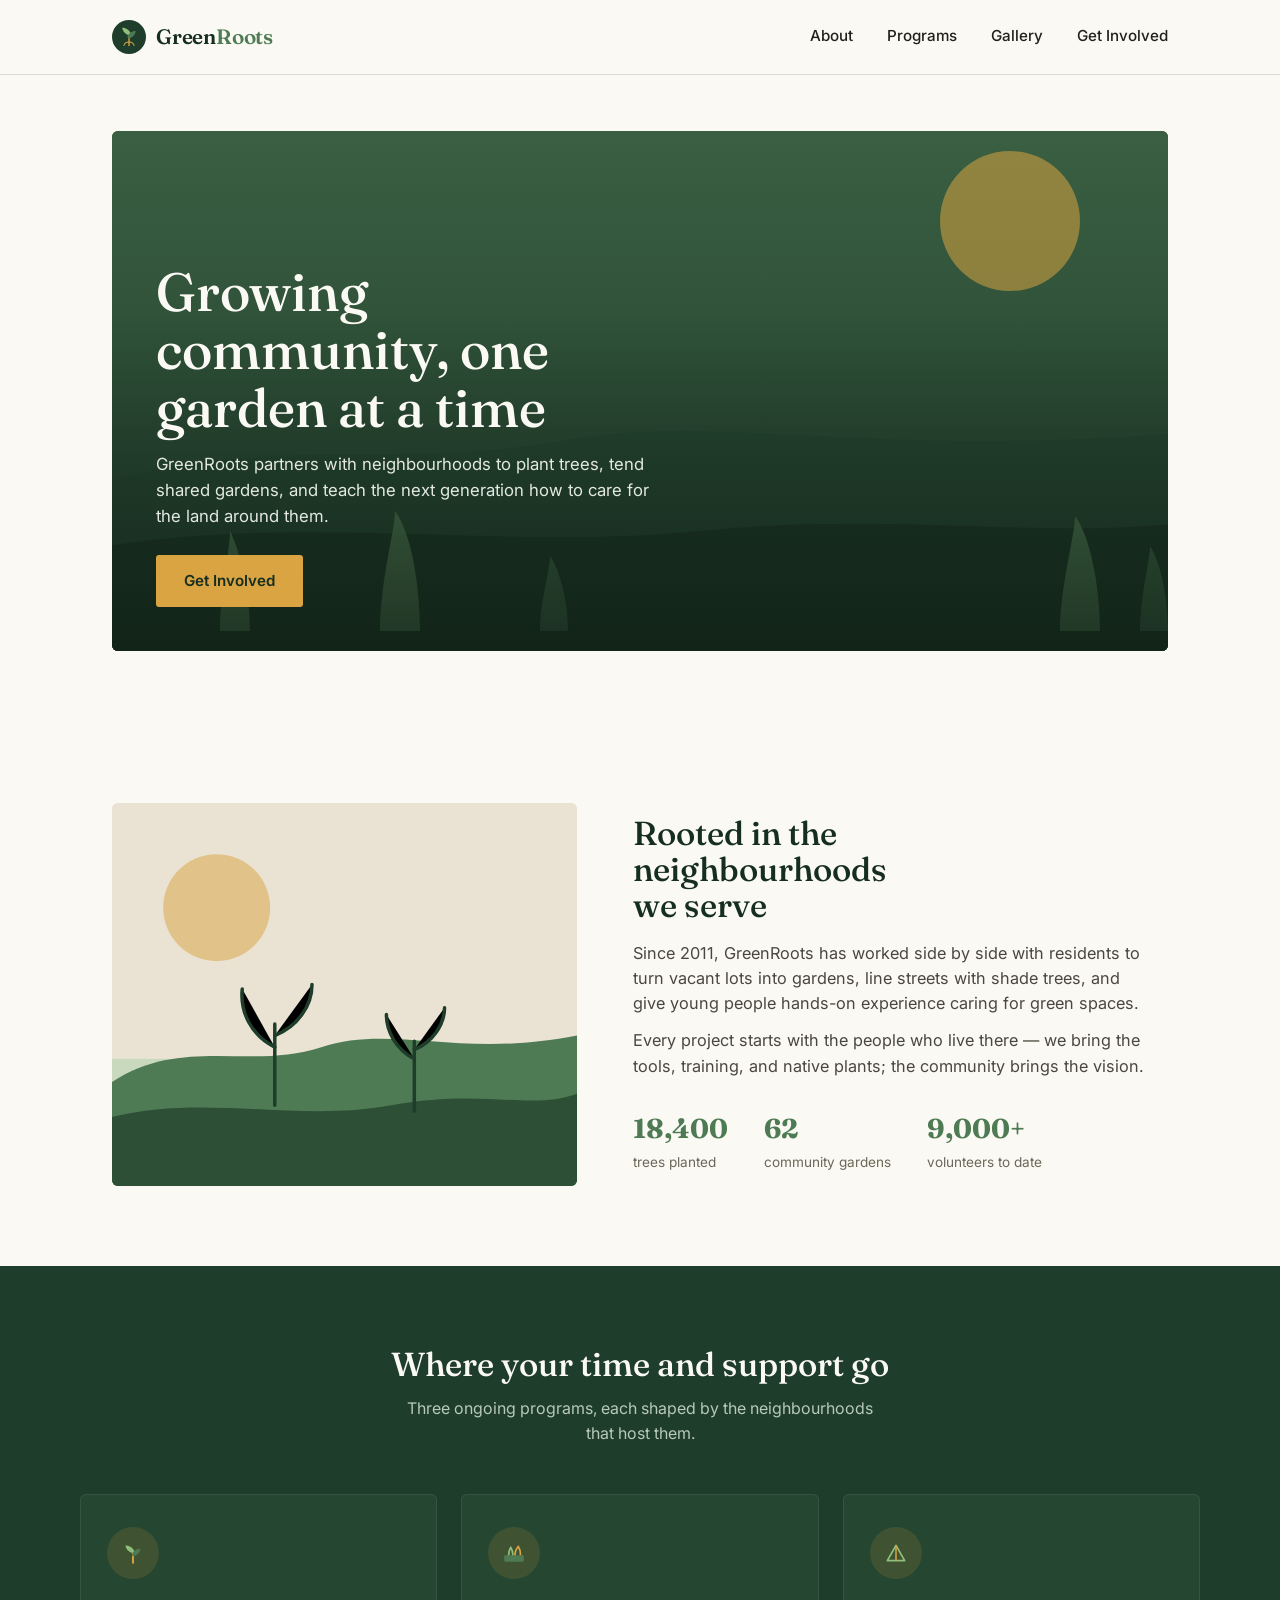
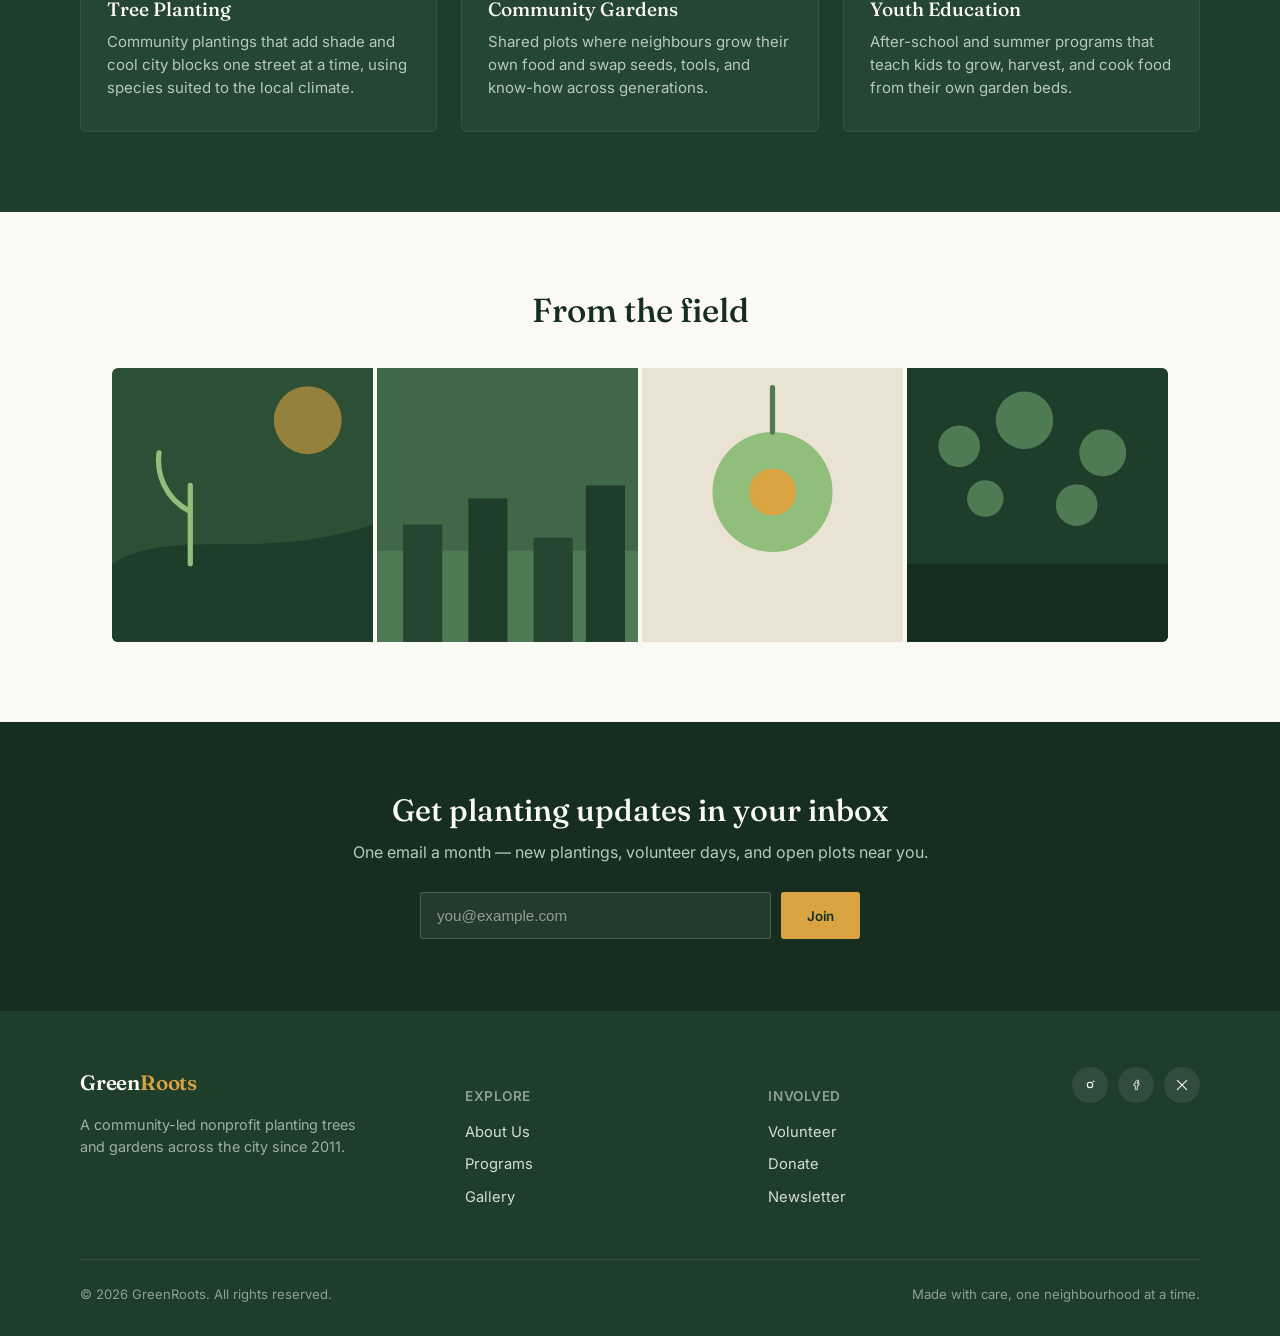
<file: index.html>
<!DOCTYPE html>
<html lang="en">
<head>
<meta charset="UTF-8">
<meta name="viewport" content="width=device-width, initial-scale=1.0">
<title>GreenRoots — Growing Community, One Garden at a Time</title>
<link rel="preconnect" href="https://fonts.googleapis.com">
<link rel="preconnect" href="https://fonts.gstatic.com" crossorigin>
<link href="https://fonts.googleapis.com/css2?family=Fraunces:ital,opsz,wght@0,9..144,400;0,9..144,500;0,9..144,600;1,9..144,500&family=Inter:wght@400;500;600;700&display=swap" rel="stylesheet">
<link rel="stylesheet" href="styles.css">
</head>
<body>

<!-- 01 — NAV BAR -->
<header class="nav">
  <div class="nav-inner">
    <a class="logo" href="#top" aria-label="GreenRoots home">
      <svg viewBox="0 0 40 40" fill="none" xmlns="http://www.w3.org/2000/svg">
        <circle cx="20" cy="20" r="20" fill="#1F3D2B"/>
        <path d="M20 30 C20 30 20 20 20 15" stroke="#D9A441" stroke-width="1.6" stroke-linecap="round"/>
        <path d="M20 18 C20 18 13 16 12 9 C12 9 20 9 22 16 C22 16 20 17 20 18Z" fill="#8FBF7B"/>
        <path d="M20 22 C20 22 27 20 28 13 C28 13 20 13 18 20 C18 20 20 21 20 22Z" fill="#4F7B54"/>
        <path d="M14 30 C14 30 15 26 20 26 C25 26 26 30 26 30" stroke="#D9A441" stroke-width="1.2" stroke-linecap="round" fill="none"/>
      </svg>
      <span class="logo-word">Green<span>Roots</span></span>
    </a>
    <nav class="links">
      <a href="#about">About</a>
      <a href="#programs">Programs</a>
      <a href="#gallery">Gallery</a>
      <a href="#newsletter">Get Involved</a>
    </nav>
    <button class="nav-toggle" aria-label="Open menu">☰</button>
  </div>
</header>

<!-- 02 — HERO SECTION -->
<section class="hero" id="top">
  <div class="hero-frame">
    <svg class="scene" viewBox="0 0 1120 520" preserveAspectRatio="xMidYMax slice" xmlns="http://www.w3.org/2000/svg">
      <defs>
        <linearGradient id="skyGrad" x1="0" y1="0" x2="0" y2="1">
          <stop offset="0%" stop-color="#3A5F42"/>
          <stop offset="100%" stop-color="#1F3D2B"/>
        </linearGradient>
      </defs>
      <rect width="1120" height="520" fill="url(#skyGrad)"/>
      <circle cx="930" cy="90" r="70" fill="#D9A441" opacity="0.55"/>
      <path d="M0 360 C 160 300, 320 340, 480 310 C 640 280, 800 330, 1120 300 L1120 520 L0 520 Z" fill="#254631"/>
      <path d="M0 420 C 200 380, 420 420, 620 400 C 820 380, 960 410, 1120 390 L1120 520 L0 520 Z" fill="#1B3826"/>
      <g opacity="0.9">
        <path d="M140 500 C140 460 150 420 150 400 C160 420 170 460 170 500Z" fill="#4F7B54"/>
        <path d="M300 500 C300 450 315 400 315 380 C330 400 340 450 340 500Z" fill="#4F7B54"/>
        <path d="M460 500 C460 470 470 440 470 425 C480 440 488 470 488 500Z" fill="#3F6748"/>
        <path d="M980 500 C980 455 995 405 995 385 C1010 405 1020 455 1020 500Z" fill="#4F7B54"/>
        <path d="M1060 500 C1060 465 1070 430 1070 415 C1080 430 1088 465 1088 500Z" fill="#3F6748"/>
      </g>
    </svg>
    <div class="hero-overlay">
      <h1>Growing community, one garden at a time</h1>
      <p>GreenRoots partners with neighbourhoods to plant trees, tend shared gardens, and teach the next generation how to care for the land around them.</p>
      <a class="btn hero-cta" href="#newsletter">Get Involved</a>
    </div>
  </div>
</section>

<!-- 03 — ABOUT US -->
<section class="about" id="about">
  <div class="about-grid">
    <div class="about-media">
      <svg viewBox="0 0 400 330" xmlns="http://www.w3.org/2000/svg">
        <rect width="400" height="330" fill="#EAE3D3"/>
        <rect x="0" y="220" width="400" height="110" fill="#C9D9BE"/>
        <circle cx="90" cy="90" r="46" fill="#D9A441" opacity="0.5"/>
        <path d="M0 240 C60 200 120 230 180 210 C240 190 300 220 400 200 L400 330 L0 330Z" fill="#4F7B54"/>
        <path d="M0 270 C80 250 160 275 240 260 C320 245 360 265 400 250 L400 330 L0 330Z" fill="#2C4F35"/>
        <g stroke="#1F3D2B" stroke-width="3" stroke-linecap="round">
          <path d="M140 260 L140 190"/>
          <path d="M140 210 C120 200 110 180 112 160"/>
          <path d="M140 200 C160 192 172 174 172 156"/>
        </g>
        <g stroke="#1F3D2B" stroke-width="3" stroke-linecap="round">
          <path d="M260 265 L260 205"/>
          <path d="M260 220 C244 212 236 196 236 182"/>
          <path d="M260 212 C276 206 286 190 286 176"/>
        </g>
      </svg>
    </div>
    <div class="about-copy">
      <h2>Rooted in the neighbourhoods we serve</h2>
      <p>Since 2011, GreenRoots has worked side by side with residents to turn vacant lots into gardens, line streets with shade trees, and give young people hands-on experience caring for green spaces.</p>
      <p>Every project starts with the people who live there — we bring the tools, training, and native plants; the community brings the vision.</p>
      <div class="about-stats">
        <div class="stat"><b>18,400</b><span>trees planted</span></div>
        <div class="stat"><b>62</b><span>community gardens</span></div>
        <div class="stat"><b>9,000+</b><span>volunteers to date</span></div>
      </div>
    </div>
  </div>
</section>

<!-- 04 — PROGRAMS / SERVICES CARDS -->
<section class="programs" id="programs">
  <div class="programs-inner">
    <h2>Where your time and support go</h2>
    <p class="programs-sub">Three ongoing programs, each shaped by the neighbourhoods that host them.</p>
    <div class="cards">
      <div class="card">
        <div class="icon">
          <svg viewBox="0 0 24 24" fill="none" xmlns="http://www.w3.org/2000/svg">
            <path d="M12 21V10" stroke="#D9A441" stroke-width="1.8" stroke-linecap="round"/>
            <path d="M12 12C12 12 6 11 5 5C5 5 12 5 13 11C13 11 12 12 12 12Z" fill="#8FBF7B"/>
            <path d="M12 15C12 15 18 14 19 8C19 8 12 8 11 14C11 14 12 15 12 15Z" fill="#4F7B54"/>
          </svg>
        </div>
        <h3>Tree Planting</h3>
        <p>Community plantings that add shade and cool city blocks one street at a time, using species suited to the local climate.</p>
      </div>
      <div class="card">
        <div class="icon">
          <svg viewBox="0 0 24 24" fill="none" xmlns="http://www.w3.org/2000/svg">
            <rect x="3" y="14" width="18" height="6" rx="1" fill="#4F7B54"/>
            <path d="M7 14 C7 10 9 7 9 7 C9 7 11 10 11 14" stroke="#8FBF7B" stroke-width="1.6" fill="none"/>
            <path d="M13 14 C13 9 16 6 16 6 C16 6 18 9 18 14" stroke="#D9A441" stroke-width="1.6" fill="none"/>
          </svg>
        </div>
        <h3>Community Gardens</h3>
        <p>Shared plots where neighbours grow their own food and swap seeds, tools, and know-how across generations.</p>
      </div>
      <div class="card">
        <div class="icon">
          <svg viewBox="0 0 24 24" fill="none" xmlns="http://www.w3.org/2000/svg">
            <path d="M4 19 L12 5 L20 19 Z" stroke="#8FBF7B" stroke-width="1.6" fill="none" stroke-linejoin="round"/>
            <path d="M12 5 L12 19" stroke="#D9A441" stroke-width="1.4"/>
          </svg>
        </div>
        <h3>Youth Education</h3>
        <p>After-school and summer programs that teach kids to grow, harvest, and cook food from their own garden beds.</p>
      </div>
    </div>
  </div>
</section>

<!-- 05 — GALLERY STRIP -->
<section class="gallery" id="gallery">
  <h2>From the field</h2>
  <div class="gallery-strip">
    <figure>
      <svg viewBox="0 0 200 210" preserveAspectRatio="xMidYMid slice" xmlns="http://www.w3.org/2000/svg">
        <rect width="200" height="210" fill="#2C4F35"/>
        <circle cx="150" cy="40" r="26" fill="#D9A441" opacity="0.6"/>
        <path d="M0 150 C50 120 110 150 200 120 L200 210 L0 210Z" fill="#1F3D2B"/>
        <path d="M60 150 L60 90" stroke="#8FBF7B" stroke-width="4" stroke-linecap="round"/>
        <path d="M60 110 C40 100 34 80 36 65" stroke="#8FBF7B" stroke-width="4" fill="none" stroke-linecap="round"/>
      </svg>
    </figure>
    <figure>
      <svg viewBox="0 0 200 210" preserveAspectRatio="xMidYMid slice" xmlns="http://www.w3.org/2000/svg">
        <rect width="200" height="210" fill="#3F6748"/>
        <rect x="0" y="140" width="200" height="70" fill="#4F7B54"/>
        <rect x="20" y="120" width="30" height="90" fill="#254631"/>
        <rect x="70" y="100" width="30" height="110" fill="#1F3D2B"/>
        <rect x="120" y="130" width="30" height="80" fill="#254631"/>
        <rect x="160" y="90" width="30" height="120" fill="#1F3D2B"/>
      </svg>
    </figure>
    <figure>
      <svg viewBox="0 0 200 210" preserveAspectRatio="xMidYMid slice" xmlns="http://www.w3.org/2000/svg">
        <rect width="200" height="210" fill="#EAE3D3"/>
        <circle cx="100" cy="95" r="46" fill="#8FBF7B"/>
        <circle cx="100" cy="95" r="18" fill="#D9A441"/>
        <path d="M100 49 L100 15" stroke="#4F7B54" stroke-width="4" stroke-linecap="round"/>
      </svg>
    </figure>
    <figure>
      <svg viewBox="0 0 200 210" preserveAspectRatio="xMidYMid slice" xmlns="http://www.w3.org/2000/svg">
        <rect width="200" height="210" fill="#1F3D2B"/>
        <g fill="#4F7B54">
          <circle cx="40" cy="60" r="16"/>
          <circle cx="90" cy="40" r="22"/>
          <circle cx="150" cy="65" r="18"/>
          <circle cx="60" cy="100" r="14"/>
          <circle cx="130" cy="105" r="16"/>
        </g>
        <rect x="0" y="150" width="200" height="60" fill="#162E20"/>
      </svg>
    </figure>
  </div>
</section>




  

<!-- 07 — NEWSLETTER CTA -->
<section class="newsletter" id="newsletter">
  <div class="newsletter-inner">
    <h2>Get planting updates in your inbox</h2>
    <p>One email a month — new plantings, volunteer days, and open plots near you.</p>
    <form class="newsletter-form" onsubmit="event.preventDefault(); this.querySelector('button').textContent='Joined!';">
      <input type="email" placeholder="you@example.com" required aria-label="Email address">
      <button type="submit">Join</button>
    </form>
  </div>
</section>

<!-- 08 — FOOTER -->
<footer>
  <div class="footer-inner">
    <div class="footer-brand">
      <span class="logo-word">Green<span>Roots</span></span>
      <p>A community-led nonprofit planting trees and gardens across the city since 2011.</p>
    </div>
    <div class="footer-col">
      <h4>Explore</h4>
      <a href="#about">About Us</a>
      <a href="#programs">Programs</a>
      <a href="#gallery">Gallery</a>
    </div>
    <div class="footer-col">
      <h4>Involved</h4>
      <a href="#newsletter">Volunteer</a>
      <a href="#newsletter">Donate</a>
      <a href="#newsletter">Newsletter</a>
    </div>
    <div class="socials">
      <a href="#" aria-label="Instagram"><svg viewBox="0 0 24 24" fill="none"><rect x="3" y="3" width="18" height="18" rx="5" stroke-width="1.6"/><circle cx="12" cy="12" r="4" stroke-width="1.6"/><circle cx="17.2" cy="6.8" r="1"/></svg></a>
      <a href="#" aria-label="Facebook"><svg viewBox="0 0 24 24" fill="none"><path d="M14 8h2V5h-2c-2 0-3 1-3 3v2H9v3h2v6h3v-6h2l1-3h-3V8c0-.5.3-1 1-1Z" stroke-width="1.2"/></svg></a>
      <a href="#" aria-label="X"><svg viewBox="0 0 24 24" fill="none"><path d="M5 5 L19 19 M19 5 L5 19" stroke-width="1.6" stroke-linecap="round"/></svg></a>
    </div>
  </div>
  <div class="footer-bottom">
    <span>© 2026 GreenRoots. All rights reserved.</span>
    <span>Made with care, one neighbourhood at a time.</span>
  </div>
</footer>

</body>
</html>
</file>
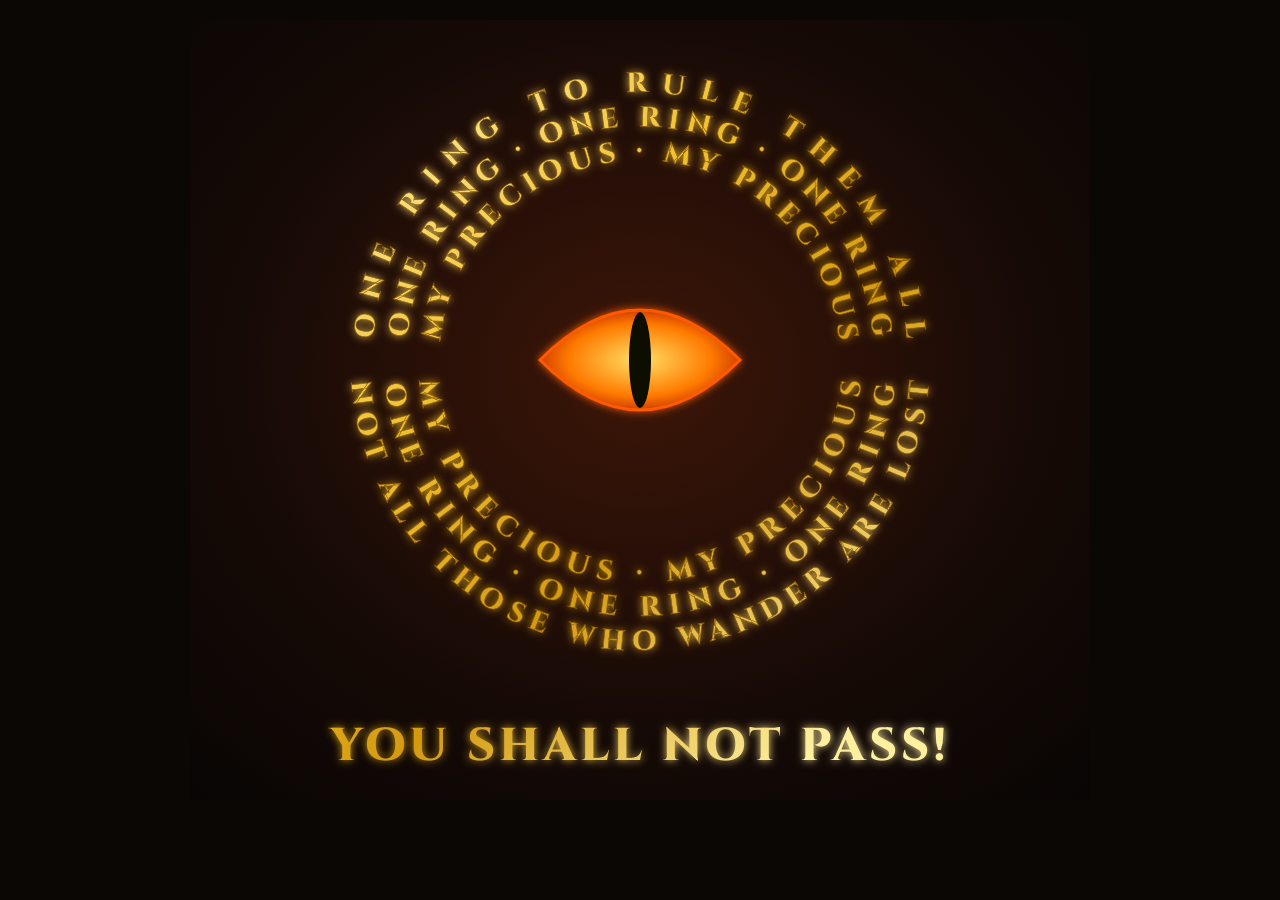
<file: 6.4 Engage - Learning Task 6.1.html>
<!DOCTYPE html>
<html lang="en">
<head>
<meta charset="UTF-8">
<meta name="viewport" content="width=device-width, initial-scale=1">
<title>Learning Task 6.1 – The One Ring (Text Ring)</title>
<link href="https://fonts.googleapis.com/css2?family=Cinzel:wght@600;800&display=swap" rel="stylesheet">
<style>
  body { margin: 0; background: #0a0705; display: flex; justify-content: center; padding: 20px; }
  svg { max-width: 100%; height: auto; font-family: 'Cinzel', 'Trajan Pro', Georgia, serif; }
</style>
</head>
<body>
<svg width="900" height="780" viewBox="0 0 900 780" xmlns="http://www.w3.org/2000/svg">
  <defs>
    <radialGradient id="sky" cx="50%" cy="45%" r="75%">
      <stop offset="0%" stop-color="#3d1608"/>
      <stop offset="60%" stop-color="#160a06"/>
      <stop offset="100%" stop-color="#080504"/>
    </radialGradient>
    <linearGradient id="gold" gradientUnits="userSpaceOnUse" x1="170" y1="50" x2="730" y2="630">
      <stop offset="0%" stop-color="#fff3b0"/>
      <stop offset="35%" stop-color="#f0c030"/>
      <stop offset="65%" stop-color="#d49a10"/>
      <stop offset="100%" stop-color="#fff0a0"/>
    </linearGradient>
    <radialGradient id="eye" cx="50%" cy="50%" r="60%">
      <stop offset="0%" stop-color="#ffe066"/>
      <stop offset="60%" stop-color="#ff7a00"/>
      <stop offset="100%" stop-color="#b3150a"/>
    </radialGradient>
    <filter id="glow" x="-20%" y="-20%" width="140%" height="140%">
      <feGaussianBlur stdDeviation="4" result="b"/>
      <feMerge><feMergeNode in="b"/><feMergeNode in="SourceGraphic"/></feMerge>
    </filter>

    <!-- Top arcs (read left to right, letters point outward) -->
    <path id="t1" d="M 182,340 A 268 268 0 0 1 718,340"/>
    <path id="t2" d="M 216,340 A 234 234 0 0 1 684,340"/>
    <path id="t3" d="M 250,340 A 200 200 0 0 1 650,340"/>
    <!-- Bottom arcs (read left to right, letters point inward) -->
    <path id="b1" d="M 160,340 A 290 290 0 0 0 740,340"/>
    <path id="b2" d="M 194,340 A 256 256 0 0 0 706,340"/>
    <path id="b3" d="M 228,340 A 222 222 0 0 0 672,340"/>
  </defs>

  <rect width="900" height="780" fill="url(#sky)"/>

  <!-- The Ring: made entirely of gold text -->
  <g fill="url(#gold)" stroke="#8a5a00" stroke-width="0.6" font-size="28" font-weight="800" filter="url(#glow)">
    <!-- outer ring -->
    <text><textPath href="#t1" startOffset="50%" text-anchor="middle" textLength="800" lengthAdjust="spacing">ONE RING TO RULE THEM ALL</textPath></text>
    <text><textPath href="#b1" startOffset="50%" text-anchor="middle" textLength="866" lengthAdjust="spacing">NOT ALL THOSE WHO WANDER ARE LOST</textPath></text>
    <!-- middle ring -->
    <text><textPath href="#t2" startOffset="50%" text-anchor="middle" textLength="690" lengthAdjust="spacing">ONE RING · ONE RING · ONE RING</textPath></text>
    <text><textPath href="#b2" startOffset="50%" text-anchor="middle" textLength="755" lengthAdjust="spacing">ONE RING · ONE RING · ONE RING</textPath></text>
    <!-- inner ring -->
    <text><textPath href="#t3" startOffset="50%" text-anchor="middle" textLength="590" lengthAdjust="spacing">MY PRECIOUS · MY PRECIOUS</textPath></text>
    <text><textPath href="#b3" startOffset="50%" text-anchor="middle" textLength="655" lengthAdjust="spacing">MY PRECIOUS · MY PRECIOUS</textPath></text>
  </g>

  <!-- Eye of Sauron (retained) -->
  <g filter="url(#glow)">
    <path d="M 350,340 Q 450,240 550,340 Q 450,440 350,340 Z" fill="url(#eye)" stroke="#ff5a00" stroke-width="3"/>
    <ellipse cx="450" cy="340" rx="11" ry="48" fill="#0a0705"/>
  </g>

  <text x="450" y="740" text-anchor="middle" font-size="46" font-weight="800" fill="url(#gold)" letter-spacing="4" filter="url(#glow)">YOU SHALL NOT PASS!</text>
</svg>
</body>
</html>
</file>
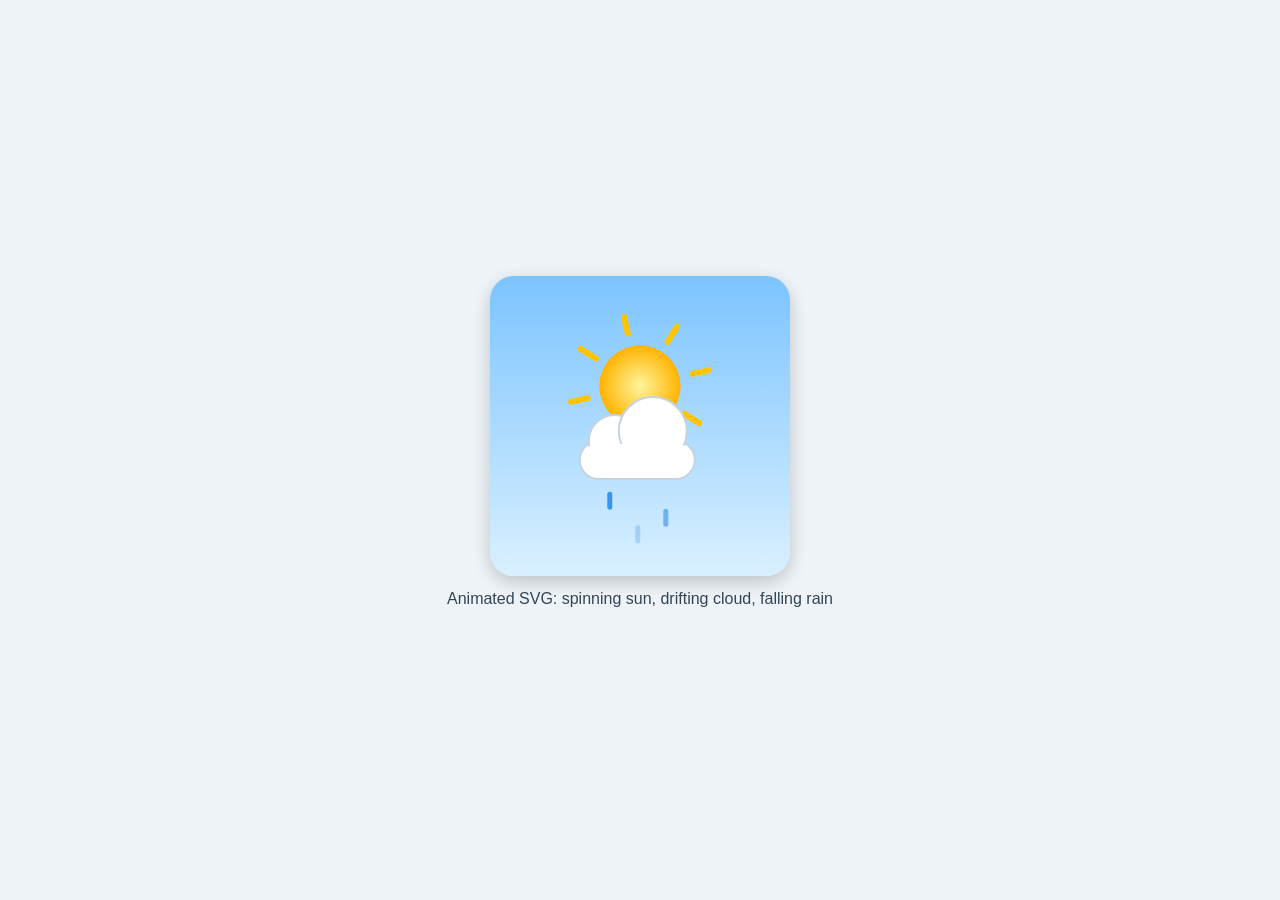
<file: 6._4 Engage - Learning Task 6_2.html>
<!DOCTYPE html>
<html lang="en">
<head>
<meta charset="UTF-8">
<meta name="viewport" content="width=device-width, initial-scale=1">
<title>Learning Task 6.2 – Animated SVG Weather Icon</title>
<style>
  body { margin: 0; min-height: 100vh; display: flex; flex-direction: column; align-items: center; justify-content: center; background: #eef3f8; font-family: Arial, sans-serif; color: #345; }
  svg { border-radius: 24px; box-shadow: 0 6px 18px rgba(0,0,0,.2); }
  p { margin-top: 14px; }
</style>
</head>
<body>
<svg width="300" height="300" viewBox="0 0 300 300" xmlns="http://www.w3.org/2000/svg">
  <defs>
    <linearGradient id="sky" x1="0" y1="0" x2="0" y2="1">
      <stop offset="0%" stop-color="#7cc4ff"/>
      <stop offset="100%" stop-color="#d9f0ff"/>
    </linearGradient>
    <radialGradient id="sun" cx="50%" cy="50%" r="50%">
      <stop offset="0%" stop-color="#fff59d"/>
      <stop offset="100%" stop-color="#ffb300"/>
    </radialGradient>
  </defs>

  <rect width="300" height="300" fill="url(#sky)"/>

  <!-- Rotating sun rays -->
  <g stroke="#ffc400" stroke-width="6" stroke-linecap="round">
    <animateTransform attributeName="transform" type="rotate" from="0 150 110" to="360 150 110" dur="12s" repeatCount="indefinite"/>
    <line x1="150" y1="40" x2="150" y2="58"/>
    <line x1="150" y1="162" x2="150" y2="180"/>
    <line x1="80" y1="110" x2="98" y2="110"/>
    <line x1="202" y1="110" x2="220" y2="110"/>
    <line x1="100" y1="60" x2="112" y2="72"/>
    <line x1="188" y1="148" x2="200" y2="160"/>
    <line x1="200" y1="60" x2="188" y2="72"/>
    <line x1="112" y1="148" x2="100" y2="160"/>
  </g>

  <!-- Pulsing sun -->
  <circle cx="150" cy="110" r="36" fill="url(#sun)">
    <animate attributeName="r" values="36;41;36" dur="2s" repeatCount="indefinite"/>
  </circle>

  <!-- Drifting cloud with falling rain -->
  <g>
    <animateTransform attributeName="transform" type="translate" values="-18,0; 18,0; -18,0" dur="6s" repeatCount="indefinite"/>
    <g fill="#ffffff" stroke="#c5d3e0" stroke-width="2">
      <rect x="95" y="165" width="115" height="38" rx="19"/>
      <circle cx="130" cy="165" r="26"/>
      <circle cx="168" cy="155" r="34"/>
    </g>
    <rect x="97" y="168" width="111" height="33" rx="16" fill="#fff"/>
    <g stroke="#2f8fe8" stroke-width="5" stroke-linecap="round">
      <line x1="125" y1="215" x2="125" y2="228">
        <animateTransform attributeName="transform" type="translate" values="0,0; 0,50" dur="1s" repeatCount="indefinite"/>
        <animate attributeName="opacity" values="1;0" dur="1s" repeatCount="indefinite"/>
      </line>
      <line x1="153" y1="215" x2="153" y2="228">
        <animateTransform attributeName="transform" type="translate" values="0,0; 0,50" dur="1s" begin="0.33s" repeatCount="indefinite"/>
        <animate attributeName="opacity" values="1;0" dur="1s" begin="0.33s" repeatCount="indefinite"/>
      </line>
      <line x1="181" y1="215" x2="181" y2="228">
        <animateTransform attributeName="transform" type="translate" values="0,0; 0,50" dur="1s" begin="0.66s" repeatCount="indefinite"/>
        <animate attributeName="opacity" values="1;0" dur="1s" begin="0.66s" repeatCount="indefinite"/>
      </line>
    </g>
  </g>
</svg>
<p>Animated SVG: spinning sun, drifting cloud, falling rain</p>
</body>
</html>
</file>
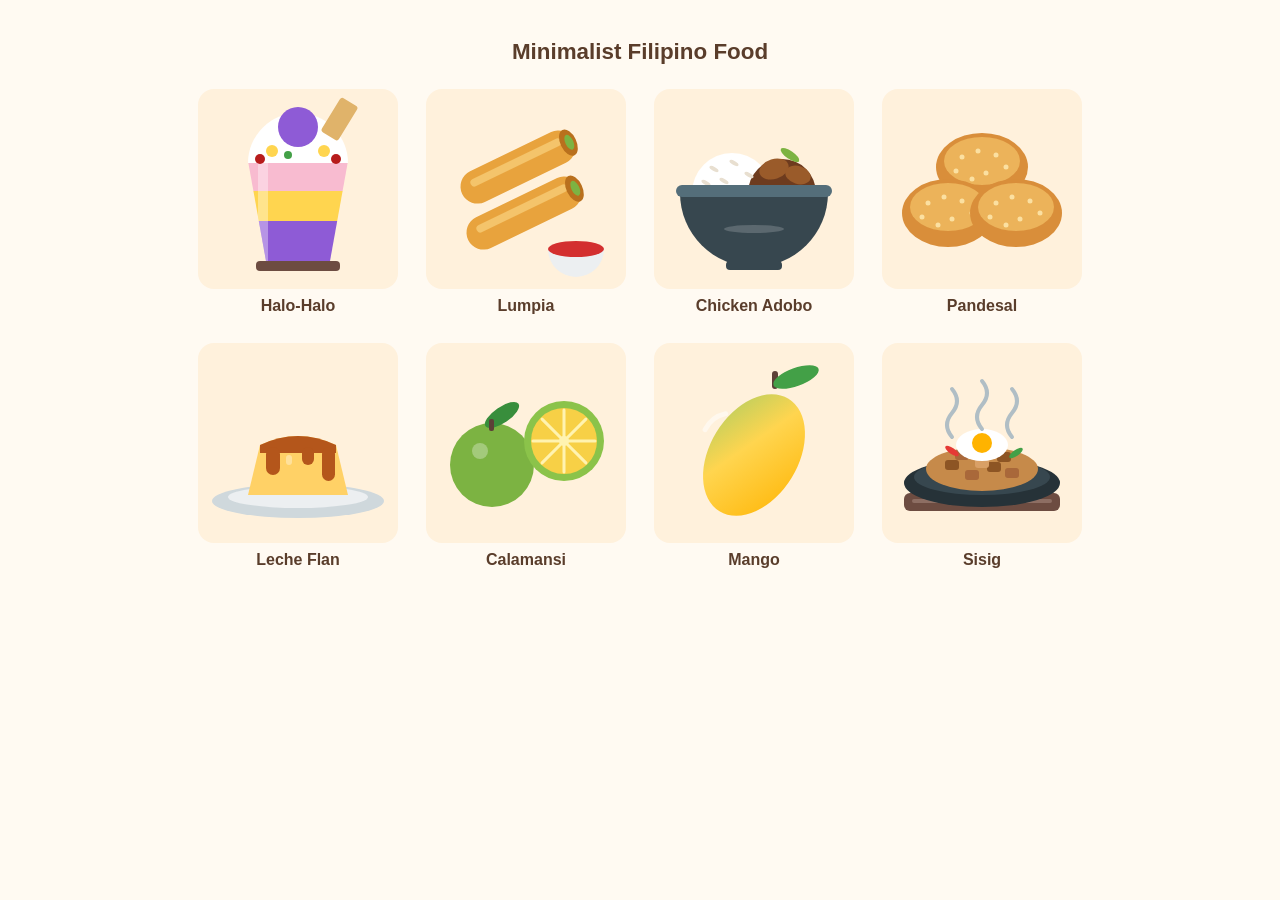
<file: 7_4 Engage - Learning Task 7_1.html>
<!DOCTYPE html>
<html lang="en">
<head>
<meta charset="UTF-8">
<meta name="viewport" content="width=device-width, initial-scale=1">
<title>Learning Task 7.1 – Minimalist Filipino Food (HTML5 Canvas)</title>
<style>
  body { font-family: Arial, sans-serif; background: #fffaf2; margin: 0; padding: 24px; color: #5a3d2b; }
  h1 { text-align: center; font-size: 1.4rem; margin-bottom: 24px; }
  .gallery { display: grid; grid-template-columns: repeat(auto-fit, 200px); gap: 28px; justify-content: center; max-width: 1000px; margin: 0 auto; }
  figure { margin: 0; text-align: center; font-weight: bold; }
  canvas { display: block; border-radius: 16px; margin-bottom: 8px; }
</style>
</head>
<body>
<h1>Minimalist Filipino Food</h1>
<div class="gallery">
  <figure><canvas id="c1" width="200" height="200"></canvas>Halo-Halo</figure>
  <figure><canvas id="c2" width="200" height="200"></canvas>Lumpia</figure>
  <figure><canvas id="c3" width="200" height="200"></canvas>Chicken Adobo</figure>
  <figure><canvas id="c4" width="200" height="200"></canvas>Pandesal</figure>
  <figure><canvas id="c5" width="200" height="200"></canvas>Leche Flan</figure>
  <figure><canvas id="c6" width="200" height="200"></canvas>Calamansi</figure>
  <figure><canvas id="c7" width="200" height="200"></canvas>Mango</figure>
  <figure><canvas id="c8" width="200" height="200"></canvas>Sisig</figure>
</div>

<script>
// ---------- helpers ----------
function setup(id) {
  const c = document.getElementById(id).getContext('2d');
  c.fillStyle = '#fff1dc';
  c.fillRect(0, 0, 200, 200);
  return c;
}
function rr(c, x, y, w, h, r) {
  c.beginPath();
  c.moveTo(x + r, y);
  c.lineTo(x + w - r, y); c.arcTo(x + w, y, x + w, y + r, r);
  c.lineTo(x + w, y + h - r); c.arcTo(x + w, y + h, x + w - r, y + h, r);
  c.lineTo(x + r, y + h); c.arcTo(x, y + h, x, y + h - r, r);
  c.lineTo(x, y + r); c.arcTo(x, y, x + r, y, r);
  c.closePath();
}
function fillRR(c, x, y, w, h, r, col) { rr(c, x, y, w, h, r); c.fillStyle = col; c.fill(); }
function circ(c, x, y, r, col) { c.beginPath(); c.arc(x, y, r, 0, Math.PI * 2); c.fillStyle = col; c.fill(); }
function ell(c, x, y, rx, ry, col, rot) { c.beginPath(); c.ellipse(x, y, rx, ry, rot || 0, 0, Math.PI * 2); c.fillStyle = col; c.fill(); }
function poly(c, pts, col) {
  c.beginPath(); c.moveTo(pts[0][0], pts[0][1]);
  for (let i = 1; i < pts.length; i++) c.lineTo(pts[i][0], pts[i][1]);
  c.closePath(); c.fillStyle = col; c.fill();
}

// ---------- 1. Halo-Halo ----------
(function () {
  const c = setup('c1');
  const glass = [[50, 72], [150, 72], [132, 172], [68, 172]];
  c.save();
  c.beginPath(); glass.forEach((p, i) => i ? c.lineTo(p[0], p[1]) : c.moveTo(p[0], p[1])); c.closePath(); c.clip();
  c.fillStyle = '#f8bbd0'; c.fillRect(0, 72, 200, 30);
  c.fillStyle = '#ffd54f'; c.fillRect(0, 102, 200, 30);
  c.fillStyle = '#8e5bd6'; c.fillRect(0, 132, 200, 50);
  c.fillStyle = 'rgba(255,255,255,0.35)'; c.fillRect(60, 72, 10, 110);
  c.restore();
  fillRR(c, 58, 172, 84, 10, 4, '#6d4c41');
  // shaved-ice dome
  c.beginPath(); c.arc(100, 74, 50, Math.PI, 0); c.closePath(); c.fillStyle = '#ffffff'; c.fill();
  // toppings
  c.save(); c.translate(132, 36); c.rotate(0.55); fillRR(c, -5, -30, 20, 40, 3, '#e0b36a'); c.restore();
  circ(c, 100, 38, 20, '#8e5bd6');
  circ(c, 74, 62, 6, '#ffd54f'); circ(c, 126, 62, 6, '#ffd54f');
  circ(c, 62, 70, 5, '#b71c1c'); circ(c, 138, 70, 5, '#b71c1c');
  circ(c, 90, 66, 4, '#43a047');
})();

// ---------- 2. Lumpia ----------
(function () {
  const c = setup('c2');
  function roll(x, y, rot) {
    c.save(); c.translate(x, y); c.rotate(rot);
    fillRR(c, -62, -17, 124, 34, 17, '#e8a33d');
    fillRR(c, -50, -9, 100, 8, 4, '#f4c46b');
    ell(c, 56, 0, 8, 14, '#b9701d');
    ell(c, 57, 0, 4, 8, '#7cb342');
    c.restore();
  }
  roll(92, 78, -0.45);
  roll(98, 124, -0.45);
  // dipping sauce
  c.beginPath(); c.arc(150, 160, 28, 0, Math.PI); c.closePath(); c.fillStyle = '#eceff1'; c.fill();
  ell(c, 150, 160, 28, 8, '#d32f2f');
})();

// ---------- 3. Chicken Adobo ----------
(function () {
  const c = setup('c3');
  // contents
  c.beginPath(); c.arc(78, 104, 40, Math.PI, 0); c.closePath(); c.fillStyle = '#ffffff'; c.fill();
  c.beginPath(); c.arc(128, 104, 34, Math.PI, 0); c.closePath(); c.fillStyle = '#6d3b1e'; c.fill();
  ell(c, 120, 80, 15, 10, '#9a5b2a', -0.3);
  ell(c, 144, 86, 13, 9, '#9a5b2a', 0.3);
  ell(c, 136, 66, 11, 4, '#7cb342', 0.6);
  [[60, 80], [80, 74], [95, 86], [70, 92], [52, 94]].forEach(p => ell(c, p[0], p[1], 5, 2, '#e8dfd0', 0.5));
  // bowl
  c.beginPath(); c.arc(100, 104, 74, 0, Math.PI); c.closePath(); c.fillStyle = '#37474f'; c.fill();
  fillRR(c, 22, 96, 156, 12, 6, '#546e7a');
  fillRR(c, 72, 172, 56, 9, 4, '#37474f');
  ell(c, 100, 140, 30, 4, 'rgba(255,255,255,0.18)');
})();

// ---------- 4. Pandesal ----------
(function () {
  const c = setup('c4');
  function roll(x, y) {
    ell(c, x, y, 46, 34, '#d98e3a');
    ell(c, x, y - 6, 38, 24, '#ecb35a');
    [[-20, -10], [-4, -16], [14, -12], [24, 0], [-26, 4], [4, 6], [-10, 12]].forEach(d => circ(c, x + d[0], y + d[1], 2.5, '#fbe0a1'));
  }
  roll(100, 78);
  roll(66, 124);
  roll(134, 124);
})();

// ---------- 5. Leche Flan ----------
(function () {
  const c = setup('c5');
  ell(c, 100, 158, 86, 17, '#cfd8dc');
  ell(c, 100, 154, 70, 11, '#eceff1');
  // custard
  c.beginPath();
  c.moveTo(50, 152); c.lineTo(62, 102); c.quadraticCurveTo(100, 84, 138, 102); c.lineTo(150, 152);
  c.closePath(); c.fillStyle = '#ffd166'; c.fill();
  // caramel top and drips
  c.beginPath(); c.moveTo(62, 102); c.quadraticCurveTo(100, 84, 138, 102); c.lineTo(138, 110); c.lineTo(62, 110); c.closePath();
  c.fillStyle = '#b4561b'; c.fill();
  fillRR(c, 68, 104, 14, 28, 7, '#b4561b');
  fillRR(c, 104, 104, 12, 18, 6, '#b4561b');
  fillRR(c, 124, 104, 13, 34, 6.5, '#b4561b');
  fillRR(c, 88, 112, 6, 10, 3, 'rgba(255,255,255,0.35)');
})();

// ---------- 6. Calamansi ----------
(function () {
  const c = setup('c6');
  // whole fruit
  circ(c, 66, 122, 42, '#7cb342');
  circ(c, 54, 108, 8, 'rgba(255,255,255,0.3)');
  ell(c, 76, 72, 20, 8, '#388e3c', -0.6);
  fillRR(c, 63, 76, 5, 12, 2, '#5d4037');
  // halved fruit
  circ(c, 138, 98, 40, '#8bc34a');
  circ(c, 138, 98, 33, '#f7d046');
  c.strokeStyle = '#fff3b0'; c.lineWidth = 3; c.lineCap = 'round';
  for (let i = 0; i < 8; i++) {
    const a = i * Math.PI / 4;
    c.beginPath(); c.moveTo(138, 98); c.lineTo(138 + 31 * Math.cos(a), 98 + 31 * Math.sin(a)); c.stroke();
  }
  circ(c, 138, 98, 5, '#fff3b0');
})();

// ---------- 7. Mango ----------
(function () {
  const c = setup('c7');
  const g = c.createLinearGradient(60, 40, 150, 170);
  g.addColorStop(0, '#9ccc65'); g.addColorStop(0.45, '#ffd54f'); g.addColorStop(1, '#ffb300');
  c.beginPath(); c.ellipse(100, 112, 44, 66, 0.55, 0, Math.PI * 2); c.fillStyle = g; c.fill();
  c.beginPath(); c.arc(78, 100, 30, 3.6, 4.5); c.strokeStyle = 'rgba(255,255,255,0.5)'; c.lineWidth = 5; c.lineCap = 'round'; c.stroke();
  fillRR(c, 118, 28, 6, 18, 3, '#5d4037');
  ell(c, 142, 34, 24, 9, '#43a047', -0.35);
})();

// ---------- 8. Sisig ----------
(function () {
  const c = setup('c8');
  fillRR(c, 22, 150, 156, 18, 6, '#6d4c41');
  fillRR(c, 30, 156, 140, 4, 2, '#8d6e63');
  ell(c, 100, 140, 78, 24, '#263238');
  ell(c, 100, 134, 68, 18, '#37474f');
  // sisig mound
  ell(c, 100, 126, 56, 22, '#c68a4a');
  [[70, 122, '#8d5524'], [90, 132, '#a9683a'], [112, 124, '#8d5524'], [130, 130, '#a9683a'], [80, 112, '#a9683a'], [122, 114, '#8d5524'], [100, 120, '#d9a066']]
    .forEach(p => fillRR(c, p[0] - 7, p[1] - 5, 14, 10, 3, p[2]));
  // egg
  ell(c, 100, 102, 26, 16, '#ffffff');
  circ(c, 100, 100, 10, '#ffb300');
  // chili
  ell(c, 70, 108, 8, 3, '#e53935', 0.6); ell(c, 134, 110, 8, 3, '#43a047', -0.6);
  // sizzling steam
  c.strokeStyle = '#b0bec5'; c.lineWidth = 4; c.lineCap = 'round';
  [[70, 70], [100, 62], [130, 70]].forEach(p => {
    c.beginPath(); c.moveTo(p[0], p[1] + 24); c.quadraticCurveTo(p[0] - 10, p[1] + 12, p[0], p[1]); c.quadraticCurveTo(p[0] + 10, p[1] - 12, p[0], p[1] - 24); c.stroke();
  });
})();
</script>
</body>
</html>
</file>
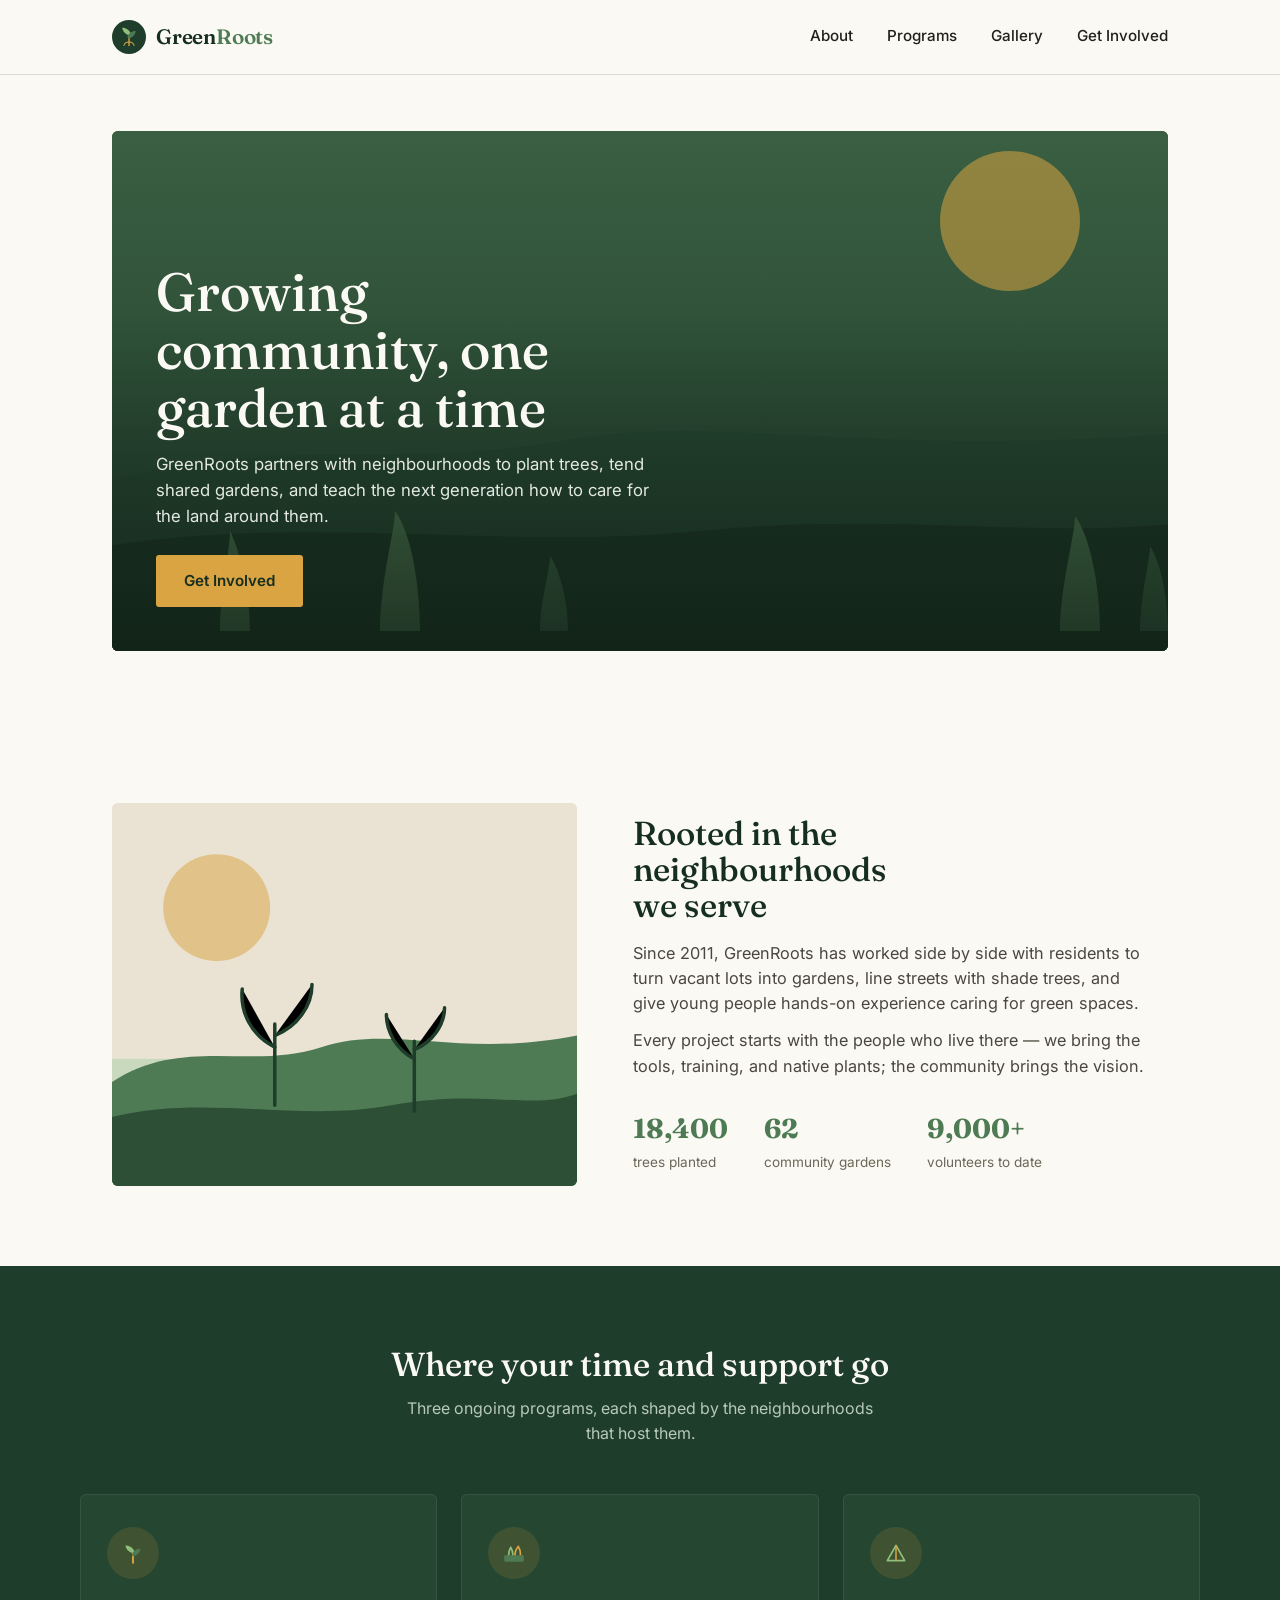
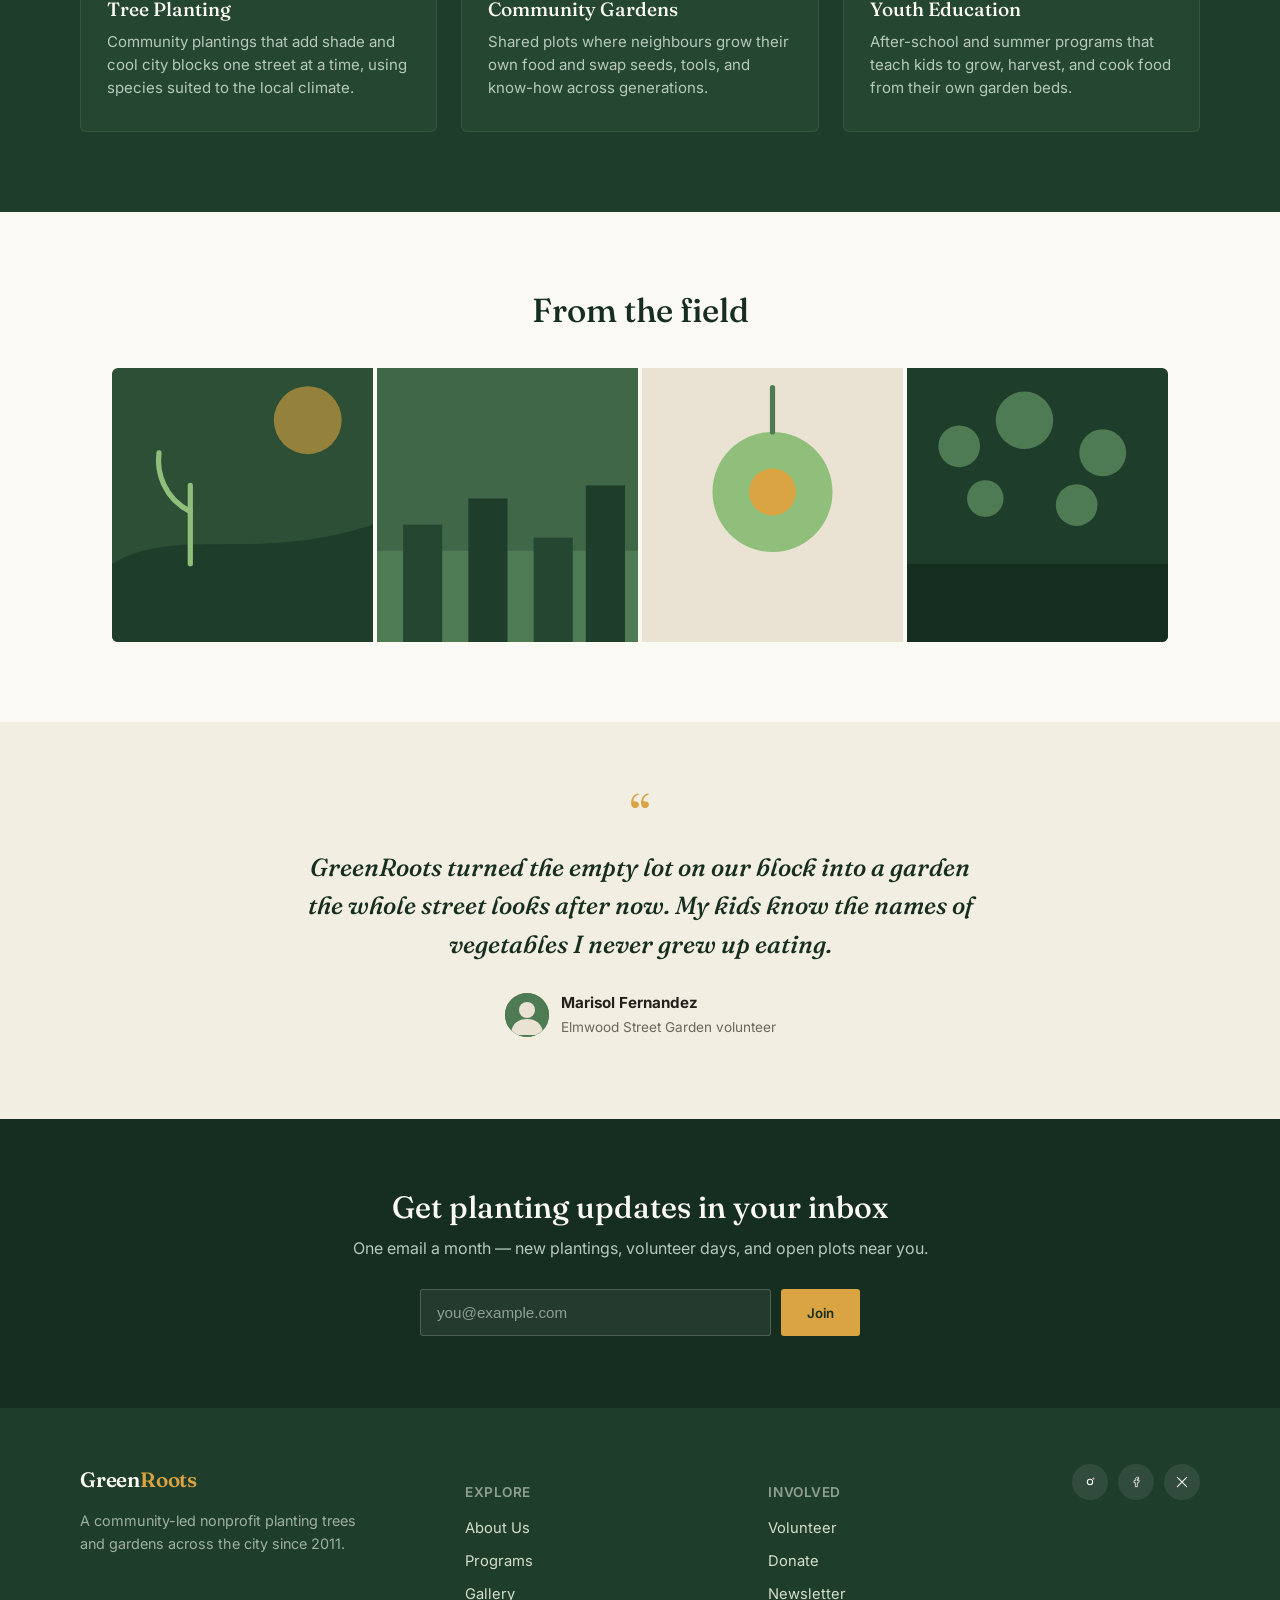
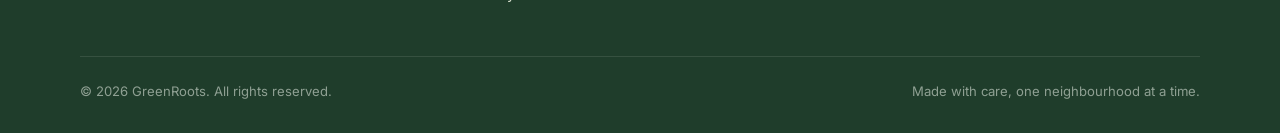
<file: greenroots.html>
<!DOCTYPE html>
<html lang="en">
<head>
<meta charset="UTF-8">
<meta name="viewport" content="width=device-width, initial-scale=1.0">
<title>GreenRoots — Growing Community, One Garden at a Time</title>
<link rel="preconnect" href="https://fonts.googleapis.com">
<link rel="preconnect" href="https://fonts.gstatic.com" crossorigin>
<link href="https://fonts.googleapis.com/css2?family=Fraunces:ital,opsz,wght@0,9..144,400;0,9..144,500;0,9..144,600;1,9..144,500&family=Inter:wght@400;500;600;700&display=swap" rel="stylesheet">
<style>
  :root{
    --forest:#1F3D2B;
    --forest-deep:#162E20;
    --moss:#4F7B54;
    --sand:#F3EEE2;
    --sand-dim:#EAE3D3;
    --gold:#D9A441;
    --ink:#22201B;
    --paper:#FBF9F4;
    --line: rgba(34,32,27,0.14);
  }
  *{box-sizing:border-box;}
  html{scroll-behavior:smooth;}
  body{
    margin:0;
    background:var(--paper);
    color:var(--ink);
    font-family:'Inter', sans-serif;
    line-height:1.55;
  }
  h1,h2,h3,.display{
    font-family:'Fraunces', serif;
    font-weight:500;
    line-height:1.08;
    margin:0;
    color:var(--forest-deep);
  }
  p{margin:0;}
  a{color:inherit;text-decoration:none;}
  img,svg{display:block;max-width:100%;}
  .wrap{
    max-width:1120px;
    margin:0 auto;
    padding:0 32px;
  }
  button{font-family:inherit;cursor:pointer;border:none;}

  /* ---------- 01 NAV ---------- */
  header.nav{
    position:sticky;top:0;z-index:50;
    background:var(--paper);
    border-bottom:1px solid var(--line);
  }
  .nav-inner{
    display:flex;align-items:center;justify-content:space-between;
    padding:18px 32px;
    max-width:1120px;margin:0 auto;
  }
  .logo{
    display:flex;align-items:center;gap:10px;
  }
  .logo svg{width:34px;height:34px;}
  .logo-word{
    font-family:'Fraunces', serif;
    font-weight:600;
    font-size:1.3rem;
    letter-spacing:-0.01em;
    color:var(--forest-deep);
  }
  .logo-word span{color:var(--moss);}
  nav.links{display:flex;gap:34px;}
  nav.links a{
    font-size:0.95rem;
    font-weight:500;
    color:var(--ink);
    padding:6px 0;
    border-bottom:2px solid transparent;
    transition:border-color .2s ease, color .2s ease;
  }
  nav.links a:hover{border-color:var(--gold);}
  .nav-toggle{display:none;background:none;}

  /* ---------- 02 HERO ---------- */
  section.hero{
    position:relative;
    padding:56px 32px 72px;
    max-width:1120px;margin:0 auto;
  }
  .hero-frame{
    position:relative;
    height:520px;
    border-radius:6px;
    overflow:hidden;
    background:linear-gradient(180deg,#2C4F35 0%, #1F3D2B 60%, #163024 100%);
  }
  .hero-frame svg.scene{position:absolute;inset:0;width:100%;height:100%;}
  .hero-overlay{
    position:absolute;inset:0;
    display:flex;flex-direction:column;justify-content:flex-end;
    padding:44px;
    background:linear-gradient(180deg, rgba(22,48,32,0) 35%, rgba(15,28,19,0.72) 100%);
  }
  .eyebrow-none{display:none;}
  .hero-overlay h1{
    color:#FBF9F4;
    font-size:clamp(2rem, 4.2vw, 3.4rem);
    max-width:14ch;
  }
  .hero-overlay p{
    color:#E3E9DF;
    margin-top:14px;
    max-width:46ch;
    font-size:1.05rem;
  }
  .btn{
    display:inline-block;
    padding:14px 28px;
    background:var(--gold);
    color:var(--forest-deep);
    font-weight:600;
    font-size:0.95rem;
    border-radius:3px;
    transition:transform .15s ease, background .2s ease;
  }
  .btn:hover{background:#E7B75B;}
  .btn:active{transform:translateY(1px);}
  .hero-cta{margin-top:26px;align-self:flex-start;}

  /* ---------- 03 ABOUT ---------- */
  section.about{
    padding:80px 32px;
    max-width:1120px;margin:0 auto;
  }
  .about-grid{
    display:grid;
    grid-template-columns:1fr 1.15fr;
    gap:56px;
    align-items:center;
  }
  .about-media{
    background:var(--sand-dim);
    border-radius:6px;
    aspect-ratio:4/3.3;
    overflow:hidden;
    position:relative;
  }
  .about-media svg{width:100%;height:100%;}
  .about-copy h2{font-size:clamp(1.7rem,2.6vw,2.3rem);max-width:13ch;}
  .about-copy p{margin-top:18px;color:#4A473E;font-size:1.02rem;max-width:52ch;}
  .about-copy p + p{margin-top:12px;}
  .about-stats{
    display:flex;gap:36px;margin-top:28px;
  }
  .stat b{
    display:block;font-family:'Fraunces',serif;font-size:1.7rem;color:var(--moss);
  }
  .stat span{font-size:0.85rem;color:#6b6858;}

  /* ---------- 04 PROGRAMS ---------- */
  section.programs{
    background:var(--forest);
    padding:80px 32px;
  }
  .programs-inner{max-width:1120px;margin:0 auto;}
  .programs h2{
    color:#FBF9F4;text-align:center;
    font-size:clamp(1.7rem,2.6vw,2.3rem);
  }
  .programs-sub{
    color:#B7C9BB;text-align:center;max-width:48ch;margin:14px auto 0;font-size:1rem;
  }
  .cards{
    display:grid;grid-template-columns:repeat(3,1fr);gap:24px;
    margin-top:48px;
  }
  .card{
    background:#254631;
    border:1px solid rgba(251,249,244,0.08);
    border-radius:6px;
    padding:32px 26px;
  }
  .card .icon{
    width:52px;height:52px;
    display:flex;align-items:center;justify-content:center;
    background:rgba(217,164,65,0.14);
    border-radius:50%;
    margin-bottom:20px;
  }
  .card .icon svg{width:26px;height:26px;}
  .card h3{color:#FBF9F4;font-size:1.2rem;font-weight:500;}
  .card p{color:#B7C9BB;margin-top:10px;font-size:0.94rem;}

  /* ---------- 05 GALLERY ---------- */
  section.gallery{padding:80px 32px;max-width:1120px;margin:0 auto;}
  .gallery h2{
    text-align:center;font-size:clamp(1.7rem,2.6vw,2.3rem);margin-bottom:40px;
  }
  .gallery-strip{
    display:grid;grid-template-columns:repeat(4,1fr);
    gap:4px;
    border-radius:6px;overflow:hidden;
  }
  .gallery-strip figure{margin:0;aspect-ratio:1/1.05;overflow:hidden;position:relative;}
  .gallery-strip svg{width:100%;height:100%;}

  /* ---------- 06 TESTIMONIAL ---------- */
  section.testimonial{
    padding:80px 32px;background:var(--sand);
  }
  .testimonial-inner{
    max-width:680px;margin:0 auto;text-align:center;
  }
  .quote-mark{
    font-family:'Fraunces',serif;font-size:3.4rem;color:var(--gold);line-height:0.5;display:block;margin-bottom:18px;
  }
  .testimonial-inner blockquote{
    margin:0;font-family:'Fraunces',serif;font-weight:500;font-style:italic;
    font-size:clamp(1.2rem,2.1vw,1.55rem);color:var(--forest-deep);
  }
  .testimonial-person{
    display:flex;align-items:center;justify-content:center;gap:12px;
    margin-top:28px;
  }
  .avatar{
    width:44px;height:44px;border-radius:50%;overflow:hidden;background:var(--moss);
  }
  .avatar svg{width:100%;height:100%;}
  .testimonial-person div{text-align:left;}
  .testimonial-person b{display:block;font-size:0.95rem;}
  .testimonial-person span{font-size:0.85rem;color:#6b6858;}

  /* ---------- 07 NEWSLETTER ---------- */
  section.newsletter{
    background:var(--forest-deep);
    padding:72px 32px;
  }
  .newsletter-inner{
    max-width:640px;margin:0 auto;text-align:center;
  }
  .newsletter h2{color:#FBF9F4;font-size:clamp(1.5rem,2.4vw,2rem);}
  .newsletter p{color:#B7C9BB;margin-top:12px;font-size:1rem;}
  .newsletter-form{
    display:flex;gap:10px;margin-top:28px;
    max-width:440px;margin-left:auto;margin-right:auto;
  }
  .newsletter-form input{
    flex:1;padding:14px 16px;border-radius:3px;border:1px solid rgba(251,249,244,0.2);
    background:rgba(251,249,244,0.06);color:#FBF9F4;font-size:0.95rem;
  }
  .newsletter-form input::placeholder{color:#8FA093;}
  .newsletter-form button{
    padding:14px 26px;background:var(--gold);color:var(--forest-deep);
    font-weight:600;border-radius:3px;white-space:nowrap;
  }
  .newsletter-form button:hover{background:#E7B75B;}

  /* ---------- 08 FOOTER ---------- */
  footer{
    background:var(--forest);
    padding:56px 32px 32px;
    color:#B7C9BB;
  }
  .footer-inner{
    max-width:1120px;margin:0 auto;
    display:grid;grid-template-columns:1.3fr 1fr 1fr auto;gap:32px;
    align-items:start;
  }
  .footer-brand .logo-word{color:#FBF9F4;}
  .footer-brand .logo-word span{color:var(--gold);}
  .footer-brand p{margin-top:14px;font-size:0.9rem;max-width:32ch;color:#9FB0A2;}
  .footer-col h4{
    font-size:0.85rem;text-transform:uppercase;letter-spacing:0.04em;
    color:#8FA093;margin-bottom:14px;font-weight:600;
  }
  .footer-col a{
    display:block;font-size:0.92rem;margin-bottom:10px;color:#D6DECD;
    transition:color .15s ease;
  }
  .footer-col a:hover{color:var(--gold);}
  .socials{display:flex;gap:10px;}
  .socials a{
    width:36px;height:36px;border-radius:50%;
    background:rgba(251,249,244,0.08);
    display:flex;align-items:center;justify-content:center;
  }
  .socials a:hover{background:var(--gold);}
  .socials svg{width:16px;height:16px;}
  .socials svg path,.socials svg circle{stroke:#FBF9F4;}
  .socials a:hover svg path,.socials a:hover svg circle{stroke:var(--forest-deep);}
  .footer-bottom{
    max-width:1120px;margin:40px auto 0;
    padding-top:24px;border-top:1px solid rgba(251,249,244,0.1);
    font-size:0.82rem;color:#8FA093;
    display:flex;justify-content:space-between;flex-wrap:wrap;gap:8px;
  }

  /* ---------- RESPONSIVE ---------- */
  @media (max-width: 860px){
    nav.links{display:none;}
    .nav-toggle{display:block;}
    .about-grid{grid-template-columns:1fr;}
    .cards{grid-template-columns:1fr;}
    .gallery-strip{grid-template-columns:repeat(2,1fr);}
    .footer-inner{grid-template-columns:1fr 1fr;}
    .hero-frame{height:420px;}
  }
  @media (max-width: 520px){
    .wrap,.hero,.about,.gallery,.newsletter,.testimonial,.programs,footer{padding-left:20px;padding-right:20px;}
    .newsletter-form{flex-direction:column;}
    .gallery-strip{grid-template-columns:repeat(2,1fr);}
    .footer-inner{grid-template-columns:1fr;}
    .about-stats{flex-wrap:wrap;}
  }

  @media (prefers-reduced-motion: reduce){
    html{scroll-behavior:auto;}
    *{transition:none !important;}
  }

  a:focus-visible, button:focus-visible, input:focus-visible{
    outline:2px solid var(--gold);outline-offset:2px;
  }
</style>
</head>
<body>

<!-- 01 — NAV BAR -->
<header class="nav">
  <div class="nav-inner">
    <a class="logo" href="#top" aria-label="GreenRoots home">
      <svg viewBox="0 0 40 40" fill="none" xmlns="http://www.w3.org/2000/svg">
        <circle cx="20" cy="20" r="20" fill="#1F3D2B"/>
        <path d="M20 30 C20 30 20 20 20 15" stroke="#D9A441" stroke-width="1.6" stroke-linecap="round"/>
        <path d="M20 18 C20 18 13 16 12 9 C12 9 20 9 22 16 C22 16 20 17 20 18Z" fill="#8FBF7B"/>
        <path d="M20 22 C20 22 27 20 28 13 C28 13 20 13 18 20 C18 20 20 21 20 22Z" fill="#4F7B54"/>
        <path d="M14 30 C14 30 15 26 20 26 C25 26 26 30 26 30" stroke="#D9A441" stroke-width="1.2" stroke-linecap="round" fill="none"/>
      </svg>
      <span class="logo-word">Green<span>Roots</span></span>
    </a>
    <nav class="links">
      <a href="#about">About</a>
      <a href="#programs">Programs</a>
      <a href="#gallery">Gallery</a>
      <a href="#newsletter">Get Involved</a>
    </nav>
    <button class="nav-toggle" aria-label="Open menu">☰</button>
  </div>
</header>

<!-- 02 — HERO SECTION -->
<section class="hero" id="top">
  <div class="hero-frame">
    <svg class="scene" viewBox="0 0 1120 520" preserveAspectRatio="xMidYMax slice" xmlns="http://www.w3.org/2000/svg">
      <defs>
        <linearGradient id="skyGrad" x1="0" y1="0" x2="0" y2="1">
          <stop offset="0%" stop-color="#3A5F42"/>
          <stop offset="100%" stop-color="#1F3D2B"/>
        </linearGradient>
      </defs>
      <rect width="1120" height="520" fill="url(#skyGrad)"/>
      <circle cx="930" cy="90" r="70" fill="#D9A441" opacity="0.55"/>
      <path d="M0 360 C 160 300, 320 340, 480 310 C 640 280, 800 330, 1120 300 L1120 520 L0 520 Z" fill="#254631"/>
      <path d="M0 420 C 200 380, 420 420, 620 400 C 820 380, 960 410, 1120 390 L1120 520 L0 520 Z" fill="#1B3826"/>
      <g opacity="0.9">
        <path d="M140 500 C140 460 150 420 150 400 C160 420 170 460 170 500Z" fill="#4F7B54"/>
        <path d="M300 500 C300 450 315 400 315 380 C330 400 340 450 340 500Z" fill="#4F7B54"/>
        <path d="M460 500 C460 470 470 440 470 425 C480 440 488 470 488 500Z" fill="#3F6748"/>
        <path d="M980 500 C980 455 995 405 995 385 C1010 405 1020 455 1020 500Z" fill="#4F7B54"/>
        <path d="M1060 500 C1060 465 1070 430 1070 415 C1080 430 1088 465 1088 500Z" fill="#3F6748"/>
      </g>
    </svg>
    <div class="hero-overlay">
      <h1>Growing community, one garden at a time</h1>
      <p>GreenRoots partners with neighbourhoods to plant trees, tend shared gardens, and teach the next generation how to care for the land around them.</p>
      <a class="btn hero-cta" href="#newsletter">Get Involved</a>
    </div>
  </div>
</section>

<!-- 03 — ABOUT US -->
<section class="about" id="about">
  <div class="about-grid">
    <div class="about-media">
      <svg viewBox="0 0 400 330" xmlns="http://www.w3.org/2000/svg">
        <rect width="400" height="330" fill="#EAE3D3"/>
        <rect x="0" y="220" width="400" height="110" fill="#C9D9BE"/>
        <circle cx="90" cy="90" r="46" fill="#D9A441" opacity="0.5"/>
        <path d="M0 240 C60 200 120 230 180 210 C240 190 300 220 400 200 L400 330 L0 330Z" fill="#4F7B54"/>
        <path d="M0 270 C80 250 160 275 240 260 C320 245 360 265 400 250 L400 330 L0 330Z" fill="#2C4F35"/>
        <g stroke="#1F3D2B" stroke-width="3" stroke-linecap="round">
          <path d="M140 260 L140 190"/>
          <path d="M140 210 C120 200 110 180 112 160"/>
          <path d="M140 200 C160 192 172 174 172 156"/>
        </g>
        <g stroke="#1F3D2B" stroke-width="3" stroke-linecap="round">
          <path d="M260 265 L260 205"/>
          <path d="M260 220 C244 212 236 196 236 182"/>
          <path d="M260 212 C276 206 286 190 286 176"/>
        </g>
      </svg>
    </div>
    <div class="about-copy">
      <h2>Rooted in the neighbourhoods we serve</h2>
      <p>Since 2011, GreenRoots has worked side by side with residents to turn vacant lots into gardens, line streets with shade trees, and give young people hands-on experience caring for green spaces.</p>
      <p>Every project starts with the people who live there — we bring the tools, training, and native plants; the community brings the vision.</p>
      <div class="about-stats">
        <div class="stat"><b>18,400</b><span>trees planted</span></div>
        <div class="stat"><b>62</b><span>community gardens</span></div>
        <div class="stat"><b>9,000+</b><span>volunteers to date</span></div>
      </div>
    </div>
  </div>
</section>

<!-- 04 — PROGRAMS / SERVICES CARDS -->
<section class="programs" id="programs">
  <div class="programs-inner">
    <h2>Where your time and support go</h2>
    <p class="programs-sub">Three ongoing programs, each shaped by the neighbourhoods that host them.</p>
    <div class="cards">
      <div class="card">
        <div class="icon">
          <svg viewBox="0 0 24 24" fill="none" xmlns="http://www.w3.org/2000/svg">
            <path d="M12 21V10" stroke="#D9A441" stroke-width="1.8" stroke-linecap="round"/>
            <path d="M12 12C12 12 6 11 5 5C5 5 12 5 13 11C13 11 12 12 12 12Z" fill="#8FBF7B"/>
            <path d="M12 15C12 15 18 14 19 8C19 8 12 8 11 14C11 14 12 15 12 15Z" fill="#4F7B54"/>
          </svg>
        </div>
        <h3>Tree Planting</h3>
        <p>Community plantings that add shade and cool city blocks one street at a time, using species suited to the local climate.</p>
      </div>
      <div class="card">
        <div class="icon">
          <svg viewBox="0 0 24 24" fill="none" xmlns="http://www.w3.org/2000/svg">
            <rect x="3" y="14" width="18" height="6" rx="1" fill="#4F7B54"/>
            <path d="M7 14 C7 10 9 7 9 7 C9 7 11 10 11 14" stroke="#8FBF7B" stroke-width="1.6" fill="none"/>
            <path d="M13 14 C13 9 16 6 16 6 C16 6 18 9 18 14" stroke="#D9A441" stroke-width="1.6" fill="none"/>
          </svg>
        </div>
        <h3>Community Gardens</h3>
        <p>Shared plots where neighbours grow their own food and swap seeds, tools, and know-how across generations.</p>
      </div>
      <div class="card">
        <div class="icon">
          <svg viewBox="0 0 24 24" fill="none" xmlns="http://www.w3.org/2000/svg">
            <path d="M4 19 L12 5 L20 19 Z" stroke="#8FBF7B" stroke-width="1.6" fill="none" stroke-linejoin="round"/>
            <path d="M12 5 L12 19" stroke="#D9A441" stroke-width="1.4"/>
          </svg>
        </div>
        <h3>Youth Education</h3>
        <p>After-school and summer programs that teach kids to grow, harvest, and cook food from their own garden beds.</p>
      </div>
    </div>
  </div>
</section>

<!-- 05 — GALLERY STRIP -->
<section class="gallery" id="gallery">
  <h2>From the field</h2>
  <div class="gallery-strip">
    <figure>
      <svg viewBox="0 0 200 210" preserveAspectRatio="xMidYMid slice" xmlns="http://www.w3.org/2000/svg">
        <rect width="200" height="210" fill="#2C4F35"/>
        <circle cx="150" cy="40" r="26" fill="#D9A441" opacity="0.6"/>
        <path d="M0 150 C50 120 110 150 200 120 L200 210 L0 210Z" fill="#1F3D2B"/>
        <path d="M60 150 L60 90" stroke="#8FBF7B" stroke-width="4" stroke-linecap="round"/>
        <path d="M60 110 C40 100 34 80 36 65" stroke="#8FBF7B" stroke-width="4" fill="none" stroke-linecap="round"/>
      </svg>
    </figure>
    <figure>
      <svg viewBox="0 0 200 210" preserveAspectRatio="xMidYMid slice" xmlns="http://www.w3.org/2000/svg">
        <rect width="200" height="210" fill="#3F6748"/>
        <rect x="0" y="140" width="200" height="70" fill="#4F7B54"/>
        <rect x="20" y="120" width="30" height="90" fill="#254631"/>
        <rect x="70" y="100" width="30" height="110" fill="#1F3D2B"/>
        <rect x="120" y="130" width="30" height="80" fill="#254631"/>
        <rect x="160" y="90" width="30" height="120" fill="#1F3D2B"/>
      </svg>
    </figure>
    <figure>
      <svg viewBox="0 0 200 210" preserveAspectRatio="xMidYMid slice" xmlns="http://www.w3.org/2000/svg">
        <rect width="200" height="210" fill="#EAE3D3"/>
        <circle cx="100" cy="95" r="46" fill="#8FBF7B"/>
        <circle cx="100" cy="95" r="18" fill="#D9A441"/>
        <path d="M100 49 L100 15" stroke="#4F7B54" stroke-width="4" stroke-linecap="round"/>
      </svg>
    </figure>
    <figure>
      <svg viewBox="0 0 200 210" preserveAspectRatio="xMidYMid slice" xmlns="http://www.w3.org/2000/svg">
        <rect width="200" height="210" fill="#1F3D2B"/>
        <g fill="#4F7B54">
          <circle cx="40" cy="60" r="16"/>
          <circle cx="90" cy="40" r="22"/>
          <circle cx="150" cy="65" r="18"/>
          <circle cx="60" cy="100" r="14"/>
          <circle cx="130" cy="105" r="16"/>
        </g>
        <rect x="0" y="150" width="200" height="60" fill="#162E20"/>
      </svg>
    </figure>
  </div>
</section>

<!-- 06 — TESTIMONIAL -->
<section class="testimonial">
  <div class="testimonial-inner">
    <span class="quote-mark">“</span>
    <blockquote>GreenRoots turned the empty lot on our block into a garden the whole street looks after now. My kids know the names of vegetables I never grew up eating.</blockquote>
    <div class="testimonial-person">
      <div class="avatar">
        <svg viewBox="0 0 44 44" xmlns="http://www.w3.org/2000/svg">
          <rect width="44" height="44" fill="#4F7B54"/>
          <circle cx="22" cy="17" r="8" fill="#EAE3D3"/>
          <path d="M6 42 C6 30 14 26 22 26 C30 26 38 30 38 42Z" fill="#EAE3D3"/>
        </svg>
      </div>
      <div>
        <b>Marisol Fernandez</b>
        <span>Elmwood Street Garden volunteer</span>
      </div>
    </div>
  </div>
</section>

<!-- 07 — NEWSLETTER CTA -->
<section class="newsletter" id="newsletter">
  <div class="newsletter-inner">
    <h2>Get planting updates in your inbox</h2>
    <p>One email a month — new plantings, volunteer days, and open plots near you.</p>
    <form class="newsletter-form" onsubmit="event.preventDefault(); this.querySelector('button').textContent='Joined!';">
      <input type="email" placeholder="you@example.com" required aria-label="Email address">
      <button type="submit">Join</button>
    </form>
  </div>
</section>

<!-- 08 — FOOTER -->
<footer>
  <div class="footer-inner">
    <div class="footer-brand">
      <span class="logo-word">Green<span>Roots</span></span>
      <p>A community-led nonprofit planting trees and gardens across the city since 2011.</p>
    </div>
    <div class="footer-col">
      <h4>Explore</h4>
      <a href="#about">About Us</a>
      <a href="#programs">Programs</a>
      <a href="#gallery">Gallery</a>
    </div>
    <div class="footer-col">
      <h4>Involved</h4>
      <a href="#newsletter">Volunteer</a>
      <a href="#newsletter">Donate</a>
      <a href="#newsletter">Newsletter</a>
    </div>
    <div class="socials">
      <a href="#" aria-label="Instagram"><svg viewBox="0 0 24 24" fill="none"><rect x="3" y="3" width="18" height="18" rx="5" stroke-width="1.6"/><circle cx="12" cy="12" r="4" stroke-width="1.6"/><circle cx="17.2" cy="6.8" r="1"/></svg></a>
      <a href="#" aria-label="Facebook"><svg viewBox="0 0 24 24" fill="none"><path d="M14 8h2V5h-2c-2 0-3 1-3 3v2H9v3h2v6h3v-6h2l1-3h-3V8c0-.5.3-1 1-1Z" stroke-width="1.2"/></svg></a>
      <a href="#" aria-label="X"><svg viewBox="0 0 24 24" fill="none"><path d="M5 5 L19 19 M19 5 L5 19" stroke-width="1.6" stroke-linecap="round"/></svg></a>
    </div>
  </div>
  <div class="footer-bottom">
    <span>© 2026 GreenRoots. All rights reserved.</span>
    <span>Made with care, one neighbourhood at a time.</span>
  </div>
</footer>

</body>
</html>
</file>
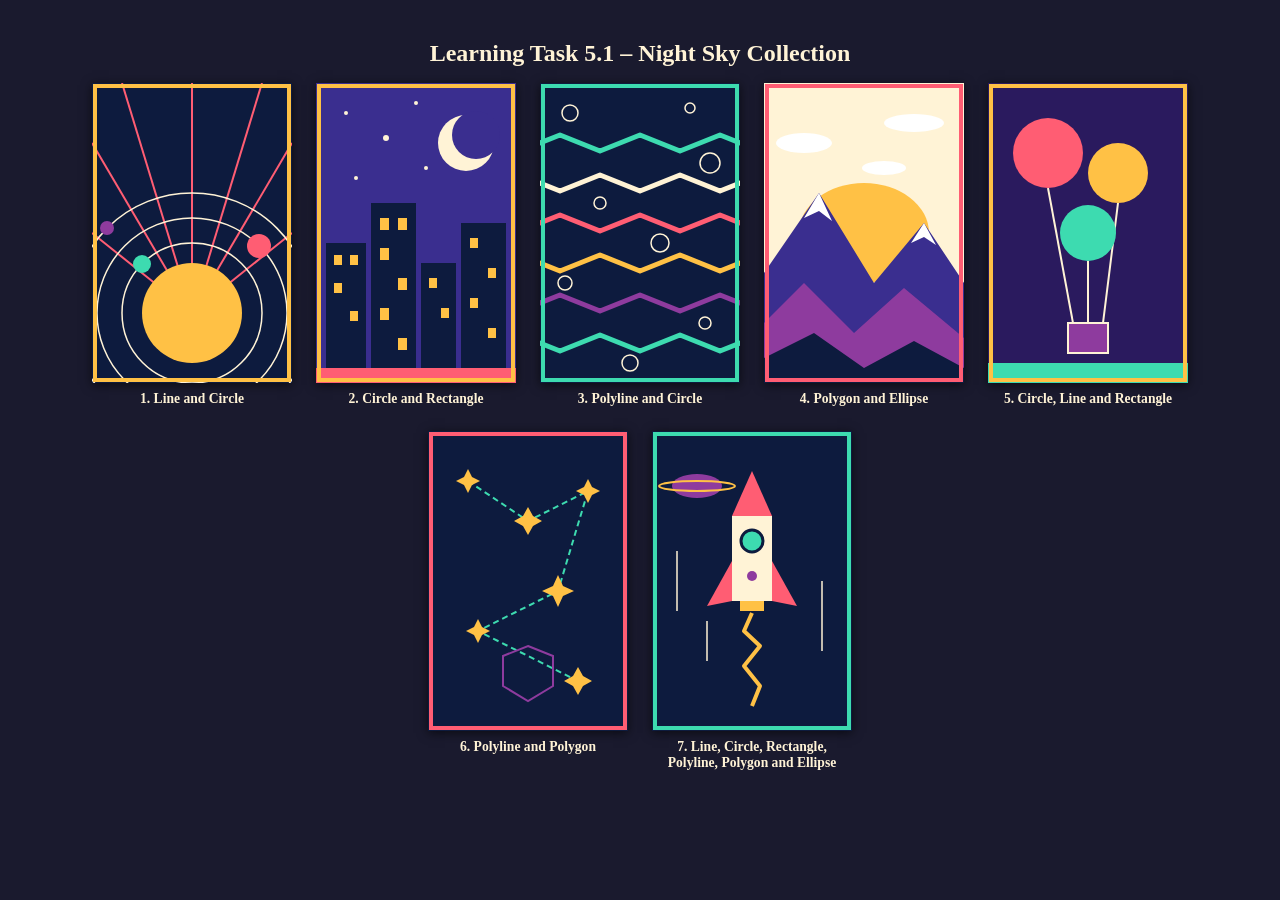
<file: learning_task_5_1.html>
<!DOCTYPE html>
<html lang="en">
<head>
<meta charset="UTF-8">
<meta name="viewport" content="width=device-width, initial-scale=1">
<title>Learning Task 5.1 – Night Sky Collection</title>
<style>
  body { font-family: Georgia, serif; background: #1a1a2e; margin: 0; padding: 24px; color: #fff3d6; }
  h1 { text-align: center; font-size: 1.5rem; }
  .gallery { display: flex; flex-wrap: wrap; gap: 24px; justify-content: center; }
  figure { margin: 0; text-align: center; font-weight: bold; font-size: 0.85rem; max-width: 200px; }
  svg { display: block; margin-bottom: 8px; box-shadow: 0 2px 10px rgba(0,0,0,.6); }
</style>
</head>
<body>
<h1>Learning Task 5.1 – Night Sky Collection</h1>
<div class="gallery">

<!-- 1. Line and Circle : Solar orbits -->
<figure>
<svg width="200" height="300" viewBox="0 0 200 300" xmlns="http://www.w3.org/2000/svg">
  <rect width="200" height="300" fill="#0d1b3e"/>
  <g stroke="#ff5d73" stroke-width="2">
    <line x1="100" y1="230" x2="100" y2="0"/><line x1="100" y1="230" x2="30" y2="0"/>
    <line x1="100" y1="230" x2="170" y2="0"/><line x1="100" y1="230" x2="0" y2="60"/>
    <line x1="100" y1="230" x2="200" y2="60"/><line x1="100" y1="230" x2="0" y2="150"/>
    <line x1="100" y1="230" x2="200" y2="150"/>
  </g>
  <g fill="none" stroke="#fff3d6" stroke-width="1.5">
    <circle cx="100" cy="230" r="70"/><circle cx="100" cy="230" r="95"/><circle cx="100" cy="230" r="120"/>
  </g>
  <circle cx="100" cy="230" r="50" fill="#ffc145"/>
  <circle cx="50" cy="181" r="9" fill="#3ddbb0"/>
  <circle cx="167" cy="163" r="12" fill="#ff5d73"/>
  <circle cx="15" cy="145" r="7" fill="#8e3b9e"/>
  <rect x="3" y="3" width="194" height="294" fill="none" stroke="#ffc145" stroke-width="4"/>
</svg>
<figcaption>1. Line and Circle</figcaption>
</figure>

<!-- 2. Circle and Rectangle : City at night -->
<figure>
<svg width="200" height="300" viewBox="0 0 200 300" xmlns="http://www.w3.org/2000/svg">
  <rect width="200" height="300" fill="#3a2e8f"/>
  <circle cx="150" cy="60" r="28" fill="#fff3d6"/>
  <circle cx="160" cy="52" r="24" fill="#3a2e8f"/>
  <g fill="#fff3d6"><circle cx="30" cy="30" r="2"/><circle cx="70" cy="55" r="3"/><circle cx="100" cy="20" r="2"/><circle cx="40" cy="95" r="2"/><circle cx="110" cy="85" r="2"/></g>
  <g fill="#0d1b3e">
    <rect x="10" y="160" width="40" height="140"/><rect x="55" y="120" width="45" height="180"/>
    <rect x="105" y="180" width="35" height="120"/><rect x="145" y="140" width="45" height="160"/>
  </g>
  <g fill="#ffc145">
    <rect x="18" y="172" width="8" height="10"/><rect x="34" y="172" width="8" height="10"/>
    <rect x="18" y="200" width="8" height="10"/><rect x="34" y="228" width="8" height="10"/>
    <rect x="64" y="135" width="9" height="12"/><rect x="82" y="135" width="9" height="12"/>
    <rect x="64" y="165" width="9" height="12"/><rect x="82" y="195" width="9" height="12"/>
    <rect x="64" y="225" width="9" height="12"/><rect x="82" y="255" width="9" height="12"/>
    <rect x="113" y="195" width="8" height="10"/><rect x="125" y="225" width="8" height="10"/>
    <rect x="154" y="155" width="8" height="10"/><rect x="172" y="185" width="8" height="10"/>
    <rect x="154" y="215" width="8" height="10"/><rect x="172" y="245" width="8" height="10"/>
  </g>
  <rect x="0" y="285" width="200" height="15" fill="#ff5d73"/>
  <rect x="3" y="3" width="194" height="294" fill="none" stroke="#ffc145" stroke-width="4"/>
</svg>
<figcaption>2. Circle and Rectangle</figcaption>
</figure>

<!-- 3. Polyline and Circle : Ocean waves -->
<figure>
<svg width="200" height="300" viewBox="0 0 200 300" xmlns="http://www.w3.org/2000/svg">
  <rect width="200" height="300" fill="#0d1b3e"/>
  <g fill="none" stroke-width="5" stroke-linecap="round" stroke-linejoin="round">
    <polyline stroke="#3ddbb0" transform="translate(0,60)"  points="0,0 20,-8 40,0 60,8 80,0 100,-8 120,0 140,8 160,0 180,-8 200,0"/>
    <polyline stroke="#fff3d6" transform="translate(0,100)" points="0,0 20,8 40,0 60,-8 80,0 100,8 120,0 140,-8 160,0 180,8 200,0"/>
    <polyline stroke="#ff5d73" transform="translate(0,140)" points="0,0 20,-8 40,0 60,8 80,0 100,-8 120,0 140,8 160,0 180,-8 200,0"/>
    <polyline stroke="#ffc145" transform="translate(0,180)" points="0,0 20,8 40,0 60,-8 80,0 100,8 120,0 140,-8 160,0 180,8 200,0"/>
    <polyline stroke="#8e3b9e" transform="translate(0,220)" points="0,0 20,-8 40,0 60,8 80,0 100,-8 120,0 140,8 160,0 180,-8 200,0"/>
    <polyline stroke="#3ddbb0" transform="translate(0,260)" points="0,0 20,8 40,0 60,-8 80,0 100,8 120,0 140,-8 160,0 180,8 200,0"/>
  </g>
  <g fill="none" stroke="#fff3d6" stroke-width="1.5">
    <circle cx="30" cy="30" r="8"/><circle cx="150" cy="25" r="5"/><circle cx="170" cy="80" r="10"/>
    <circle cx="60" cy="120" r="6"/><circle cx="120" cy="160" r="9"/><circle cx="25" cy="200" r="7"/>
    <circle cx="165" cy="240" r="6"/><circle cx="90" cy="280" r="8"/>
  </g>
  <rect x="3" y="3" width="194" height="294" fill="none" stroke="#3ddbb0" stroke-width="4"/>
</svg>
<figcaption>3. Polyline and Circle</figcaption>
</figure>

<!-- 4. Polygon and Ellipse : Mountains -->
<figure>
<svg width="200" height="300" viewBox="0 0 200 300" xmlns="http://www.w3.org/2000/svg">
  <rect width="200" height="300" fill="#fff3d6"/>
  <ellipse cx="100" cy="150" rx="65" ry="50" fill="#ffc145"/>
  <ellipse cx="40" cy="60" rx="28" ry="10" fill="#ffffff"/>
  <ellipse cx="150" cy="40" rx="30" ry="9" fill="#ffffff"/>
  <ellipse cx="120" cy="85" rx="22" ry="7" fill="#ffffff"/>
  <polygon fill="#3a2e8f" points="0,300 0,190 55,110 110,200 160,140 200,200 200,300"/>
  <polygon fill="#ffffff" points="55,110 40,135 55,128 68,138"/>
  <polygon fill="#ffffff" points="160,140 147,160 160,154 172,162"/>
  <polygon fill="#8e3b9e" points="0,300 0,240 40,200 90,250 140,205 200,255 200,300"/>
  <polygon fill="#0d1b3e" points="0,300 0,275 50,250 100,285 150,258 200,285 200,300"/>
  <rect x="3" y="3" width="194" height="294" fill="none" stroke="#ff5d73" stroke-width="4"/>
</svg>
<figcaption>4. Polygon and Ellipse</figcaption>
</figure>

<!-- 5. Circle, Line and Rectangle : Balloon -->
<figure>
<svg width="200" height="300" viewBox="0 0 200 300" xmlns="http://www.w3.org/2000/svg">
  <rect width="200" height="300" fill="#2a1a5e"/>
  <g stroke="#fff3d6" stroke-width="2">
    <line x1="60" y1="105" x2="85" y2="240"/><line x1="130" y1="120" x2="115" y2="240"/><line x1="100" y1="178" x2="100" y2="240"/>
  </g>
  <circle cx="60" cy="70" r="35" fill="#ff5d73"/>
  <circle cx="130" cy="90" r="30" fill="#ffc145"/>
  <circle cx="100" cy="150" r="28" fill="#3ddbb0"/>
  <rect x="80" y="240" width="40" height="30" fill="#8e3b9e" stroke="#fff3d6" stroke-width="2"/>
  <rect x="0" y="280" width="200" height="20" fill="#3ddbb0"/>
  <rect x="3" y="3" width="194" height="294" fill="none" stroke="#ffc145" stroke-width="4"/>
</svg>
<figcaption>5. Circle, Line and Rectangle</figcaption>
</figure>

<!-- 6. Polyline and Polygon : Constellation -->
<figure>
<svg width="200" height="300" viewBox="0 0 200 300" xmlns="http://www.w3.org/2000/svg">
  <rect width="200" height="300" fill="#0d1b3e"/>
  <polyline fill="none" stroke="#3ddbb0" stroke-width="2" stroke-dasharray="6 4" points="40,50 100,90 160,60 130,160 50,200 150,250"/>
  <g fill="#ffc145">
    <polygon points="40,38 44,46 52,50 44,54 40,62 36,54 28,50 36,46"/>
    <polygon points="100,76 105,85 114,90 105,95 100,104 95,95 86,90 95,85"/>
    <polygon points="160,48 164,56 172,60 164,64 160,72 156,64 148,60 156,56"/>
    <polygon points="130,144 135,155 146,160 135,165 130,176 125,165 114,160 125,155"/>
    <polygon points="50,188 54,196 62,200 54,204 50,212 46,204 38,200 46,196"/>
    <polygon points="150,236 155,245 164,250 155,255 150,264 145,255 136,250 145,245"/>
  </g>
  <polygon fill="none" stroke="#8e3b9e" stroke-width="2" points="100,215 125,225 125,255 100,270 75,255 75,225"/>
  <rect x="3" y="3" width="194" height="294" fill="none" stroke="#ff5d73" stroke-width="4"/>
</svg>
<figcaption>6. Polyline and Polygon</figcaption>
</figure>

<!-- 7. All six elements : Rocket launch -->
<figure>
<svg width="200" height="300" viewBox="0 0 200 300" xmlns="http://www.w3.org/2000/svg">
  <rect width="200" height="300" fill="#0d1b3e"/>
  <g stroke="#fff3d6" stroke-width="1.5">
    <line x1="25" y1="120" x2="25" y2="180"/><line x1="170" y1="150" x2="170" y2="220"/><line x1="55" y1="190" x2="55" y2="230"/>
  </g>
  <ellipse cx="45" cy="55" rx="25" ry="12" fill="#8e3b9e"/>
  <ellipse cx="45" cy="55" rx="38" ry="5" fill="none" stroke="#ffc145" stroke-width="2"/>
  <polygon fill="#ff5d73" points="100,40 120,85 80,85"/>
  <rect x="80" y="85" width="40" height="85" fill="#fff3d6"/>
  <polygon fill="#ff5d73" points="80,130 55,175 80,170"/>
  <polygon fill="#ff5d73" points="120,130 145,175 120,170"/>
  <circle cx="100" cy="110" r="11" fill="#3ddbb0" stroke="#0d1b3e" stroke-width="3"/>
  <circle cx="100" cy="145" r="5" fill="#8e3b9e"/>
  <rect x="88" y="170" width="24" height="10" fill="#ffc145"/>
  <polyline fill="none" stroke="#ffc145" stroke-width="4" stroke-linejoin="round" points="100,182 92,200 108,215 92,235 108,255 100,275"/>
  <rect x="3" y="3" width="194" height="294" fill="none" stroke="#3ddbb0" stroke-width="4"/>
</svg>
<figcaption>7. Line, Circle, Rectangle, Polyline, Polygon and Ellipse</figcaption>
</figure>

</div>
</body>
</html>
</file>
<file: styles.css>
:root{
    --forest:#1F3D2B;
    --forest-deep:#162E20;
    --moss:#4F7B54;
    --sand:#F3EEE2;
    --sand-dim:#EAE3D3;
    --gold:#D9A441;
    --ink:#22201B;
    --paper:#FBF9F4;
    --line: rgba(34,32,27,0.14);
  }
  *{box-sizing:border-box;}
  html{scroll-behavior:smooth;}
  body{
    margin:0;
    background:var(--paper);
    color:var(--ink);
    font-family:'Inter', sans-serif;
    line-height:1.55;
  }
  h1,h2,h3,.display{
    font-family:'Fraunces', serif;
    font-weight:500;
    line-height:1.08;
    margin:0;
    color:var(--forest-deep);
  }
  p{margin:0;}
  a{color:inherit;text-decoration:none;}
  img,svg{display:block;max-width:100%;}
  .wrap{
    max-width:1120px;
    margin:0 auto;
    padding:0 32px;
  }
  button{font-family:inherit;cursor:pointer;border:none;}

  header.nav{
    position:sticky;top:0;z-index:50;
    background:var(--paper);
    border-bottom:1px solid var(--line);
  }
  .nav-inner{
    display:flex;align-items:center;justify-content:space-between;
    padding:18px 32px;
    max-width:1120px;margin:0 auto;
  }
  .logo{
    display:flex;align-items:center;gap:10px;
  }
  .logo svg{width:34px;height:34px;}
  .logo-word{
    font-family:'Fraunces', serif;
    font-weight:600;
    font-size:1.3rem;
    letter-spacing:-0.01em;
    color:var(--forest-deep);
  }
  .logo-word span{color:var(--moss);}
  nav.links{display:flex;gap:34px;}
  nav.links a{
    font-size:0.95rem;
    font-weight:500;
    color:var(--ink);
    padding:6px 0;
    border-bottom:2px solid transparent;
    transition:border-color .2s ease, color .2s ease;
  }
  nav.links a:hover{border-color:var(--gold);}
  .nav-toggle{display:none;background:none;}

  section.hero{
    position:relative;
    padding:56px 32px 72px;
    max-width:1120px;margin:0 auto;
  }
  .hero-frame{
    position:relative;
    height:520px;
    border-radius:6px;
    overflow:hidden;
    background:linear-gradient(180deg,#2C4F35 0%, #1F3D2B 60%, #163024 100%);
  }
  .hero-frame svg.scene{position:absolute;inset:0;width:100%;height:100%;}
  .hero-overlay{
    position:absolute;inset:0;
    display:flex;flex-direction:column;justify-content:flex-end;
    padding:44px;
    background:linear-gradient(180deg, rgba(22,48,32,0) 35%, rgba(15,28,19,0.72) 100%);
  }
  .eyebrow-none{display:none;}
  .hero-overlay h1{
    color:#FBF9F4;
    font-size:clamp(2rem, 4.2vw, 3.4rem);
    max-width:14ch;
  }
  .hero-overlay p{
    color:#E3E9DF;
    margin-top:14px;
    max-width:46ch;
    font-size:1.05rem;
  }
  .btn{
    display:inline-block;
    padding:14px 28px;
    background:var(--gold);
    color:var(--forest-deep);
    font-weight:600;
    font-size:0.95rem;
    border-radius:3px;
    transition:transform .15s ease, background .2s ease;
  }
  .btn:hover{background:#E7B75B;}
  .btn:active{transform:translateY(1px);}
  .hero-cta{margin-top:26px;align-self:flex-start;}

  section.about{
    padding:80px 32px;
    max-width:1120px;margin:0 auto;
  }
  .about-grid{
    display:grid;
    grid-template-columns:1fr 1.15fr;
    gap:56px;
    align-items:center;
  }
  .about-media{
    background:var(--sand-dim);
    border-radius:6px;
    aspect-ratio:4/3.3;
    overflow:hidden;
    position:relative;
  }
  .about-media svg{width:100%;height:100%;}
  .about-copy h2{font-size:clamp(1.7rem,2.6vw,2.3rem);max-width:13ch;}
  .about-copy p{margin-top:18px;color:#4A473E;font-size:1.02rem;max-width:52ch;}
  .about-copy p + p{margin-top:12px;}
  .about-stats{
    display:flex;gap:36px;margin-top:28px;
  }
  .stat b{
    display:block;font-family:'Fraunces',serif;font-size:1.7rem;color:var(--moss);
  }
  .stat span{font-size:0.85rem;color:#6b6858;}

  section.programs{
    background:var(--forest);
    padding:80px 32px;
  }
  .programs-inner{max-width:1120px;margin:0 auto;}
  .programs h2{
    color:#FBF9F4;text-align:center;
    font-size:clamp(1.7rem,2.6vw,2.3rem);
  }
  .programs-sub{
    color:#B7C9BB;text-align:center;max-width:48ch;margin:14px auto 0;font-size:1rem;
  }
  .cards{
    display:grid;grid-template-columns:repeat(3,1fr);gap:24px;
    margin-top:48px;
  }
  .card{
    background:#254631;
    border:1px solid rgba(251,249,244,0.08);
    border-radius:6px;
    padding:32px 26px;
  }
  .card .icon{
    width:52px;height:52px;
    display:flex;align-items:center;justify-content:center;
    background:rgba(217,164,65,0.14);
    border-radius:50%;
    margin-bottom:20px;
  }
  .card .icon svg{width:26px;height:26px;}
  .card h3{color:#FBF9F4;font-size:1.2rem;font-weight:500;}
  .card p{color:#B7C9BB;margin-top:10px;font-size:0.94rem;}

  section.gallery{padding:80px 32px;max-width:1120px;margin:0 auto;}
  .gallery h2{
    text-align:center;font-size:clamp(1.7rem,2.6vw,2.3rem);margin-bottom:40px;
  }
  .gallery-strip{
    display:grid;grid-template-columns:repeat(4,1fr);
    gap:4px;
    border-radius:6px;overflow:hidden;
  }
  .gallery-strip figure{margin:0;aspect-ratio:1/1.05;overflow:hidden;position:relative;}
  .gallery-strip svg{width:100%;height:100%;}

  section.testimonial{
    padding:80px 32px;background:var(--sand);
  }
  .testimonial-inner{
    max-width:680px;margin:0 auto;text-align:center;
  }
  .quote-mark{
    font-family:'Fraunces',serif;font-size:3.4rem;color:var(--gold);line-height:0.5;display:block;margin-bottom:18px;
  }
  .testimonial-inner blockquote{
    margin:0;font-family:'Fraunces',serif;font-weight:500;font-style:italic;
    font-size:clamp(1.2rem,2.1vw,1.55rem);color:var(--forest-deep);
  }
  .testimonial-person{
    display:flex;align-items:center;justify-content:center;gap:12px;
    margin-top:28px;
  }
  .avatar{
    width:44px;height:44px;border-radius:50%;overflow:hidden;background:var(--moss);
  }
  .avatar svg{width:100%;height:100%;}
  .testimonial-person div{text-align:left;}
  .testimonial-person b{display:block;font-size:0.95rem;}
  .testimonial-person span{font-size:0.85rem;color:#6b6858;}

  section.newsletter{
    background:var(--forest-deep);
    padding:72px 32px;
  }
  .newsletter-inner{
    max-width:640px;margin:0 auto;text-align:center;
  }
  .newsletter h2{color:#FBF9F4;font-size:clamp(1.5rem,2.4vw,2rem);}
  .newsletter p{color:#B7C9BB;margin-top:12px;font-size:1rem;}
  .newsletter-form{
    display:flex;gap:10px;margin-top:28px;
    max-width:440px;margin-left:auto;margin-right:auto;
  }
  .newsletter-form input{
    flex:1;padding:14px 16px;border-radius:3px;border:1px solid rgba(251,249,244,0.2);
    background:rgba(251,249,244,0.06);color:#FBF9F4;font-size:0.95rem;
  }
  .newsletter-form input::placeholder{color:#8FA093;}
  .newsletter-form button{
    padding:14px 26px;background:var(--gold);color:var(--forest-deep);
    font-weight:600;border-radius:3px;white-space:nowrap;
  }
  .newsletter-form button:hover{background:#E7B75B;
  }
  footer{
    background:var(--forest);
    padding:56px 32px 32px;
    color:#B7C9BB;
  }
  .footer-inner{
    max-width:1120px;margin:0 auto;
    display:grid;grid-template-columns:1.3fr 1fr 1fr auto;gap:32px;
    align-items:start;
  }
  .footer-brand .logo-word{color:#FBF9F4;}
  .footer-brand .logo-word span{color:var(--gold);}
  .footer-brand p{margin-top:14px;font-size:0.9rem;max-width:32ch;color:#9FB0A2;}
  .footer-col h4{
    font-size:0.85rem;text-transform:uppercase;letter-spacing:0.04em;
    color:#8FA093;margin-bottom:14px;font-weight:600;
  }
  .footer-col a{
    display:block;font-size:0.92rem;margin-bottom:10px;color:#D6DECD;
    transition:color .15s ease;
  }
  .footer-col a:hover{color:var(--gold);}
  .socials{display:flex;gap:10px;}
  .socials a{
    width:36px;height:36px;border-radius:50%;
    background:rgba(251,249,244,0.08);
    display:flex;align-items:center;justify-content:center;
  }
  .socials a:hover{background:var(--gold);}
  .socials svg{width:16px;height:16px;}
  .socials svg path,.socials svg circle{stroke:#FBF9F4;}
  .socials a:hover svg path,.socials a:hover svg circle{stroke:var(--forest-deep);}
  .footer-bottom{
    max-width:1120px;margin:40px auto 0;
    padding-top:24px;border-top:1px solid rgba(251,249,244,0.1);
    font-size:0.82rem;color:#8FA093;
    display:flex;justify-content:space-between;flex-wrap:wrap;gap:8px;
  }
  @media (max-width: 860px){
    nav.links{display:none;}
    .nav-toggle{display:block;}
    .about-grid{grid-template-columns:1fr;}
    .cards{grid-template-columns:1fr;}
    .gallery-strip{grid-template-columns:repeat(2,1fr);}
    .footer-inner{grid-template-columns:1fr 1fr;}
    .hero-frame{height:420px;}
  }
  @media (max-width: 520px){
    .wrap,.hero,.about,.gallery,.newsletter,.testimonial,.programs,footer{padding-left:20px;padding-right:20px;}
    .newsletter-form{flex-direction:column;}
    .gallery-strip{grid-template-columns:repeat(2,1fr);}
    .footer-inner{grid-template-columns:1fr;}
    .about-stats{flex-wrap:wrap;}
  }

  @media (prefers-reduced-motion: reduce){
    html{scroll-behavior:auto;}
    *{transition:none !important;}
  }

  a:focus-visible, button:focus-visible, input:focus-visible{
    outline:2px solid var(--gold);outline-offset:2px;
  }
</file>
